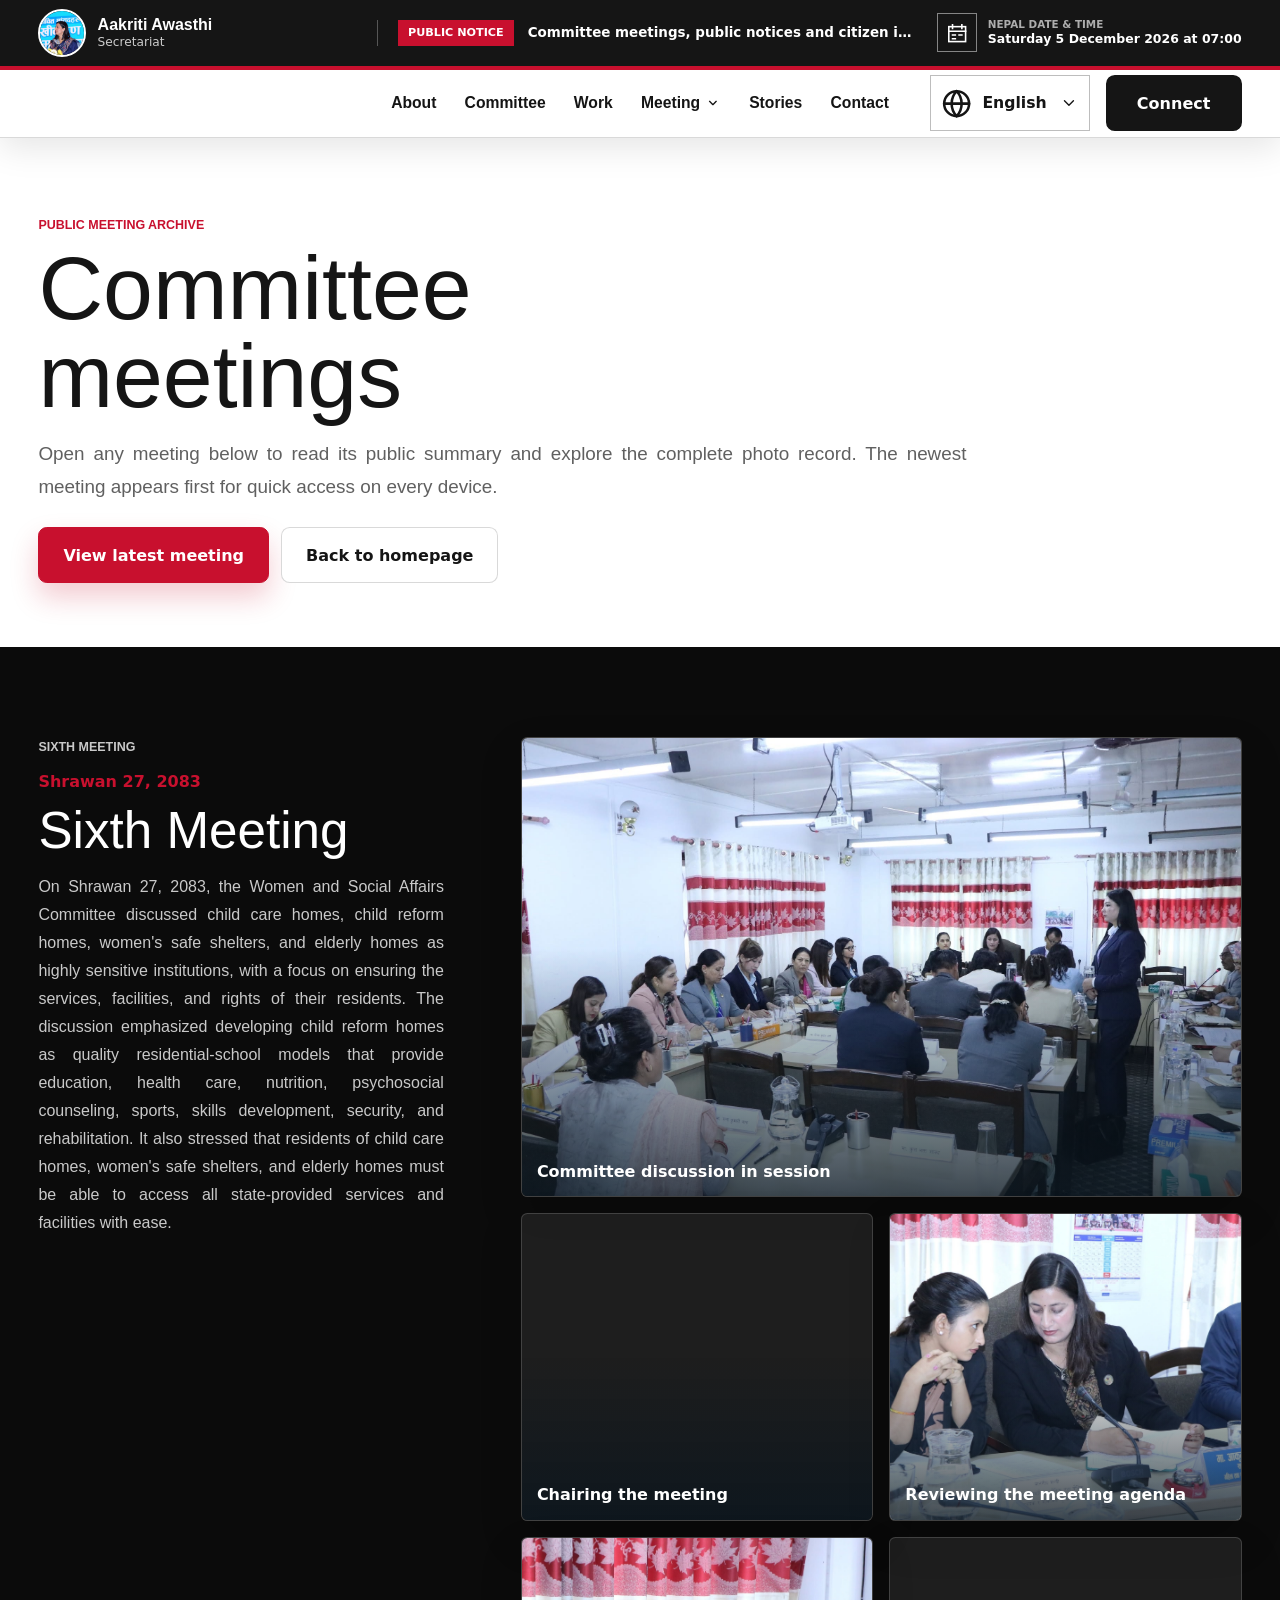
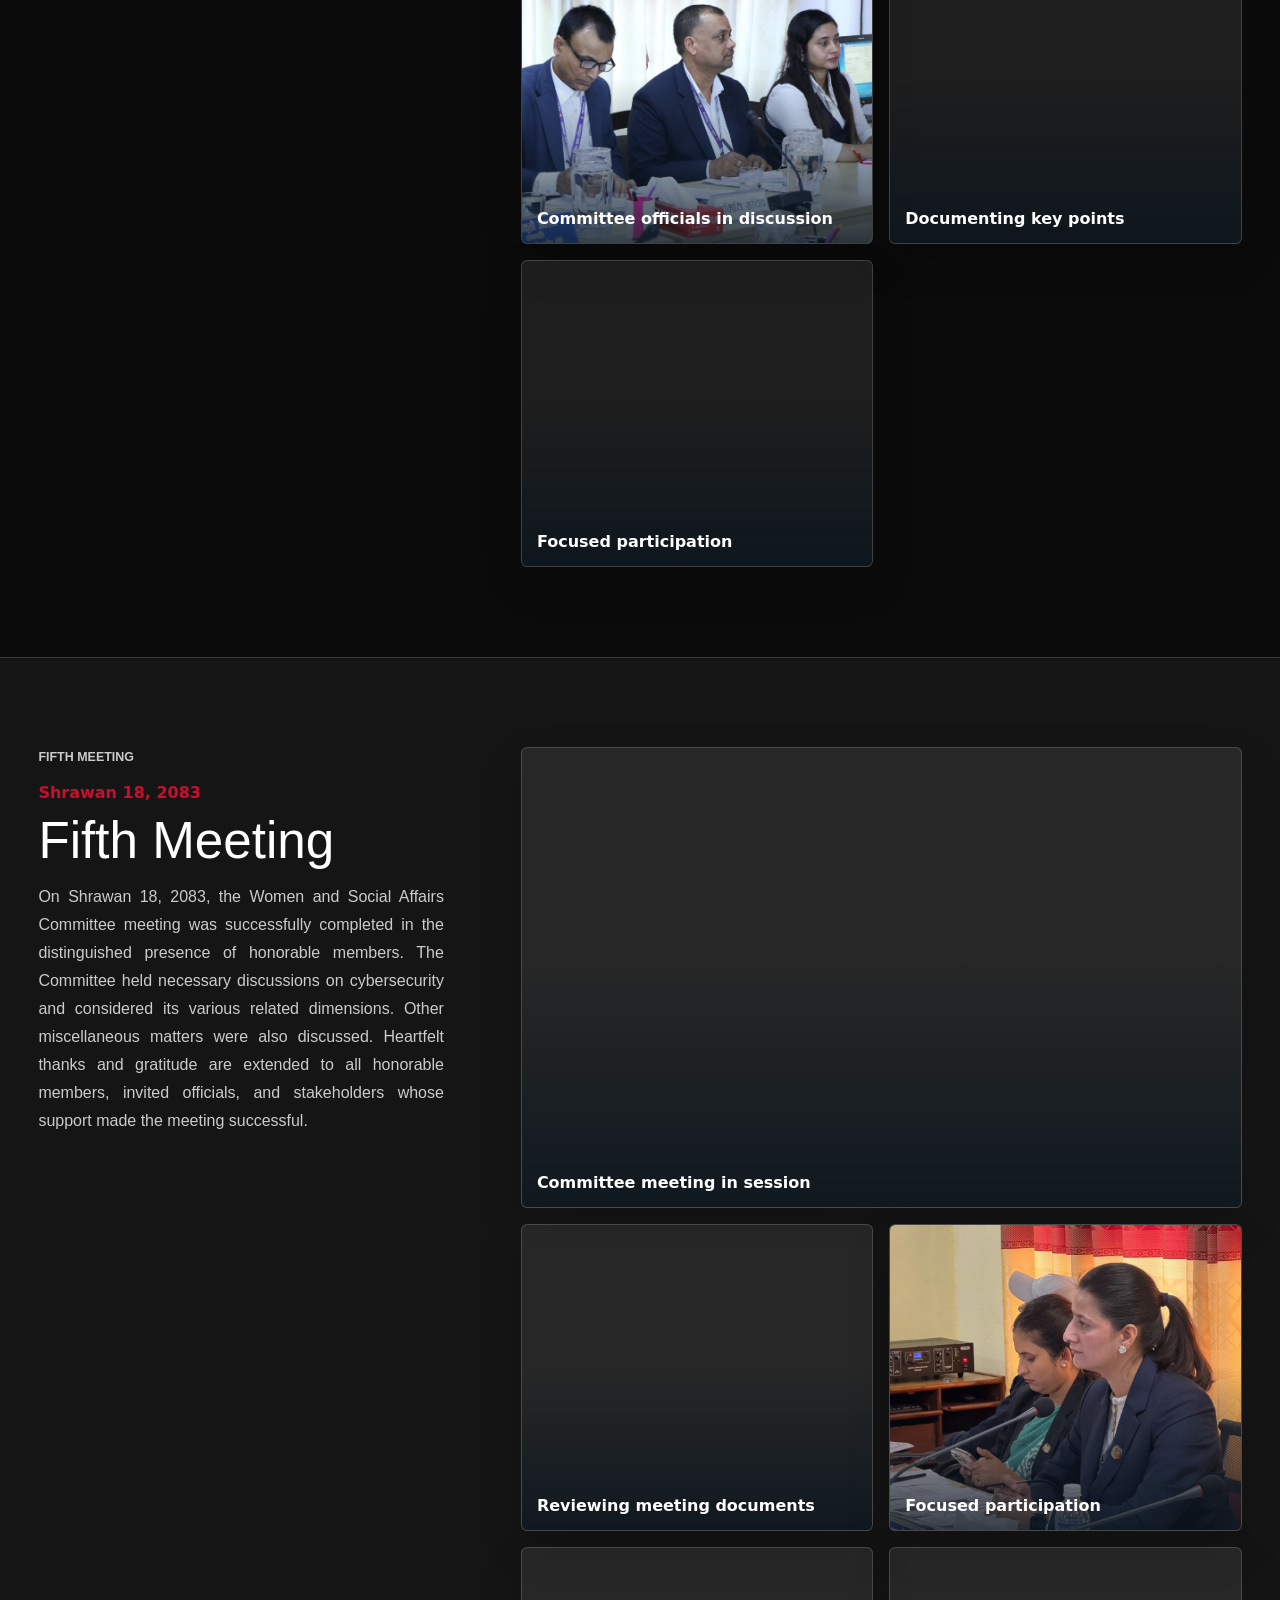
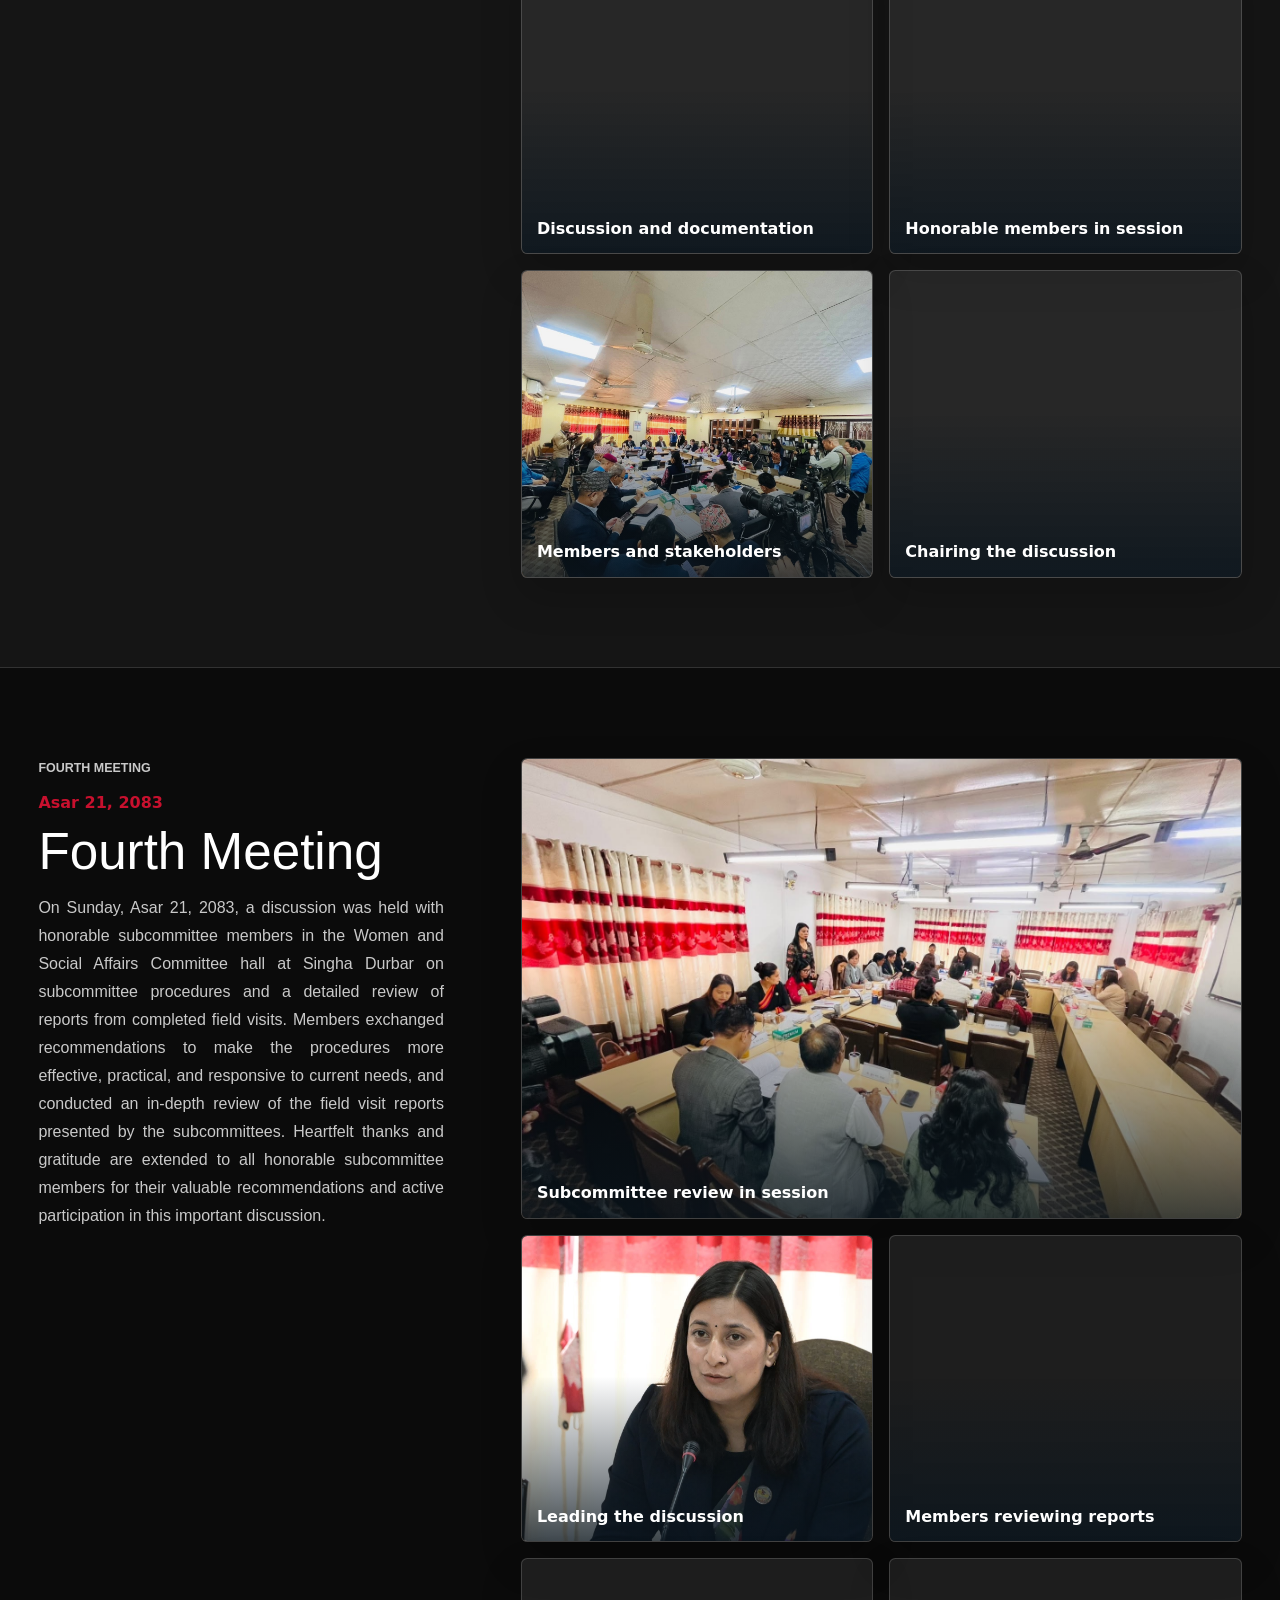
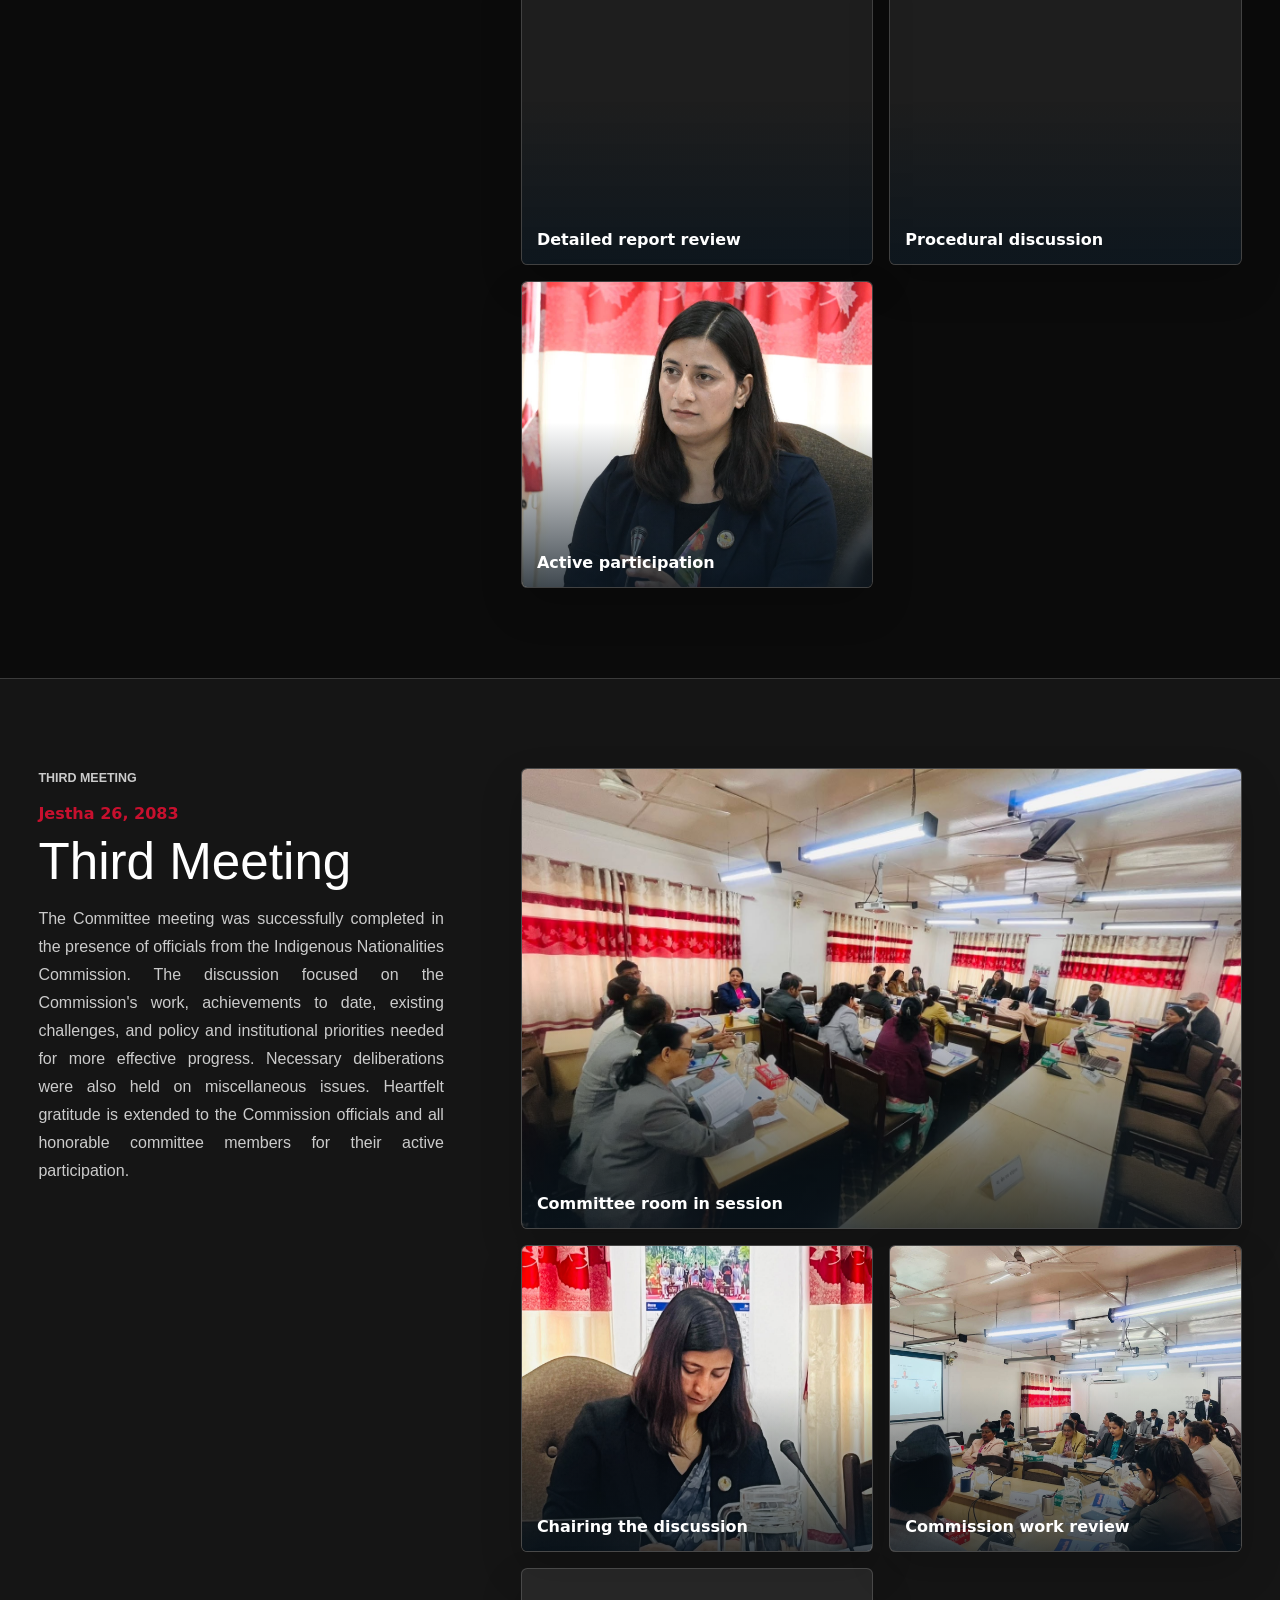
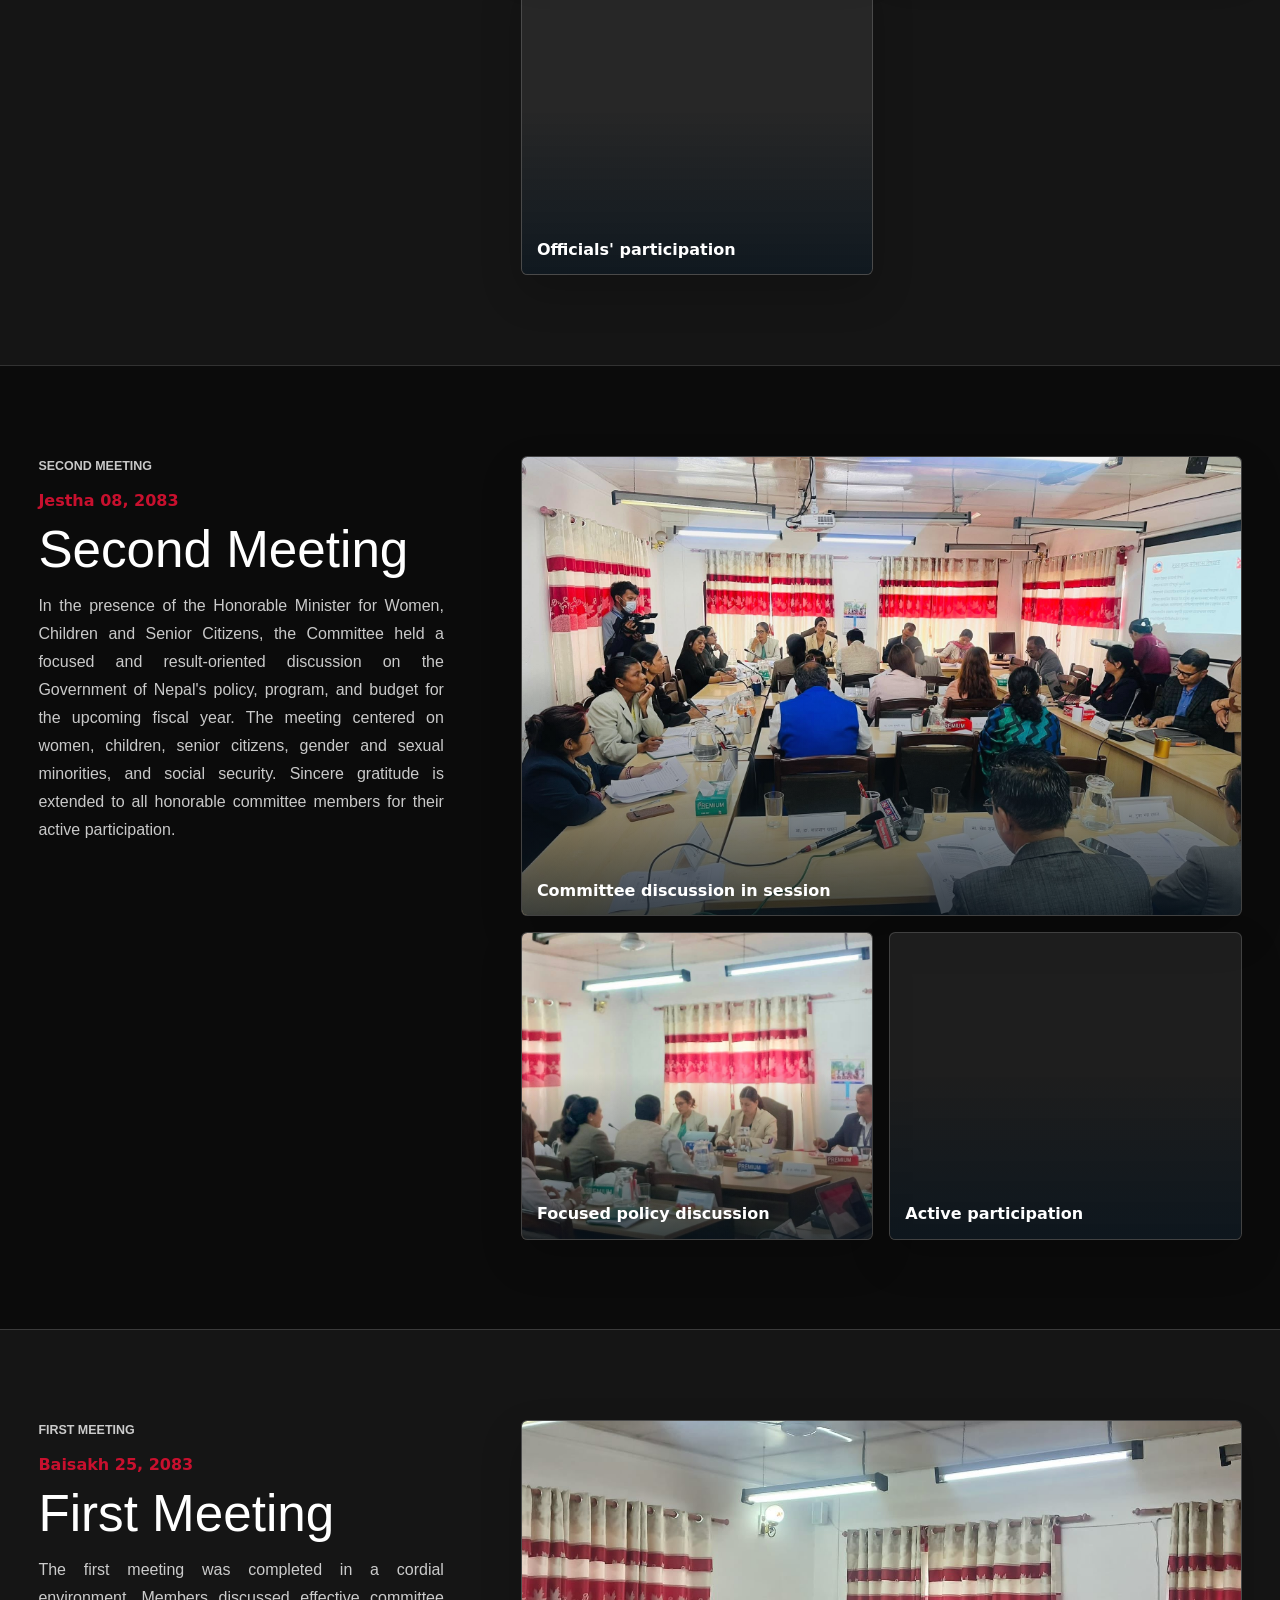
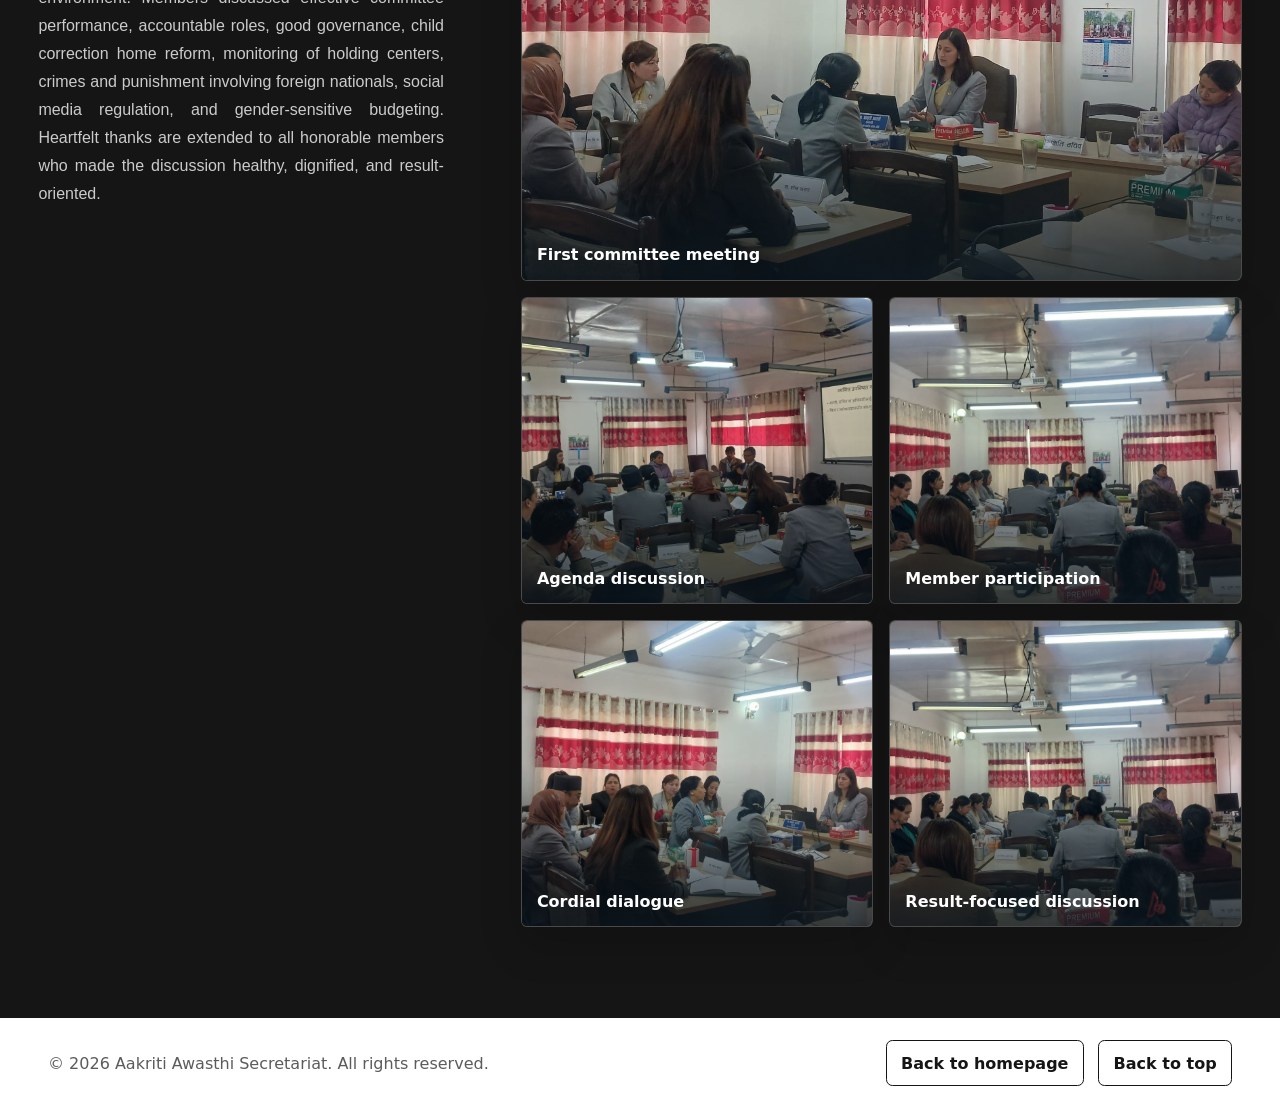
<file: meetings.html>
<!doctype html>
<html lang="en">
  <head>
    <meta charset="utf-8" />
    <meta name="viewport" content="width=device-width, initial-scale=1" />
    <title>Committee Meetings | Aakriti Awasthi Secretariat</title>
    <meta
      name="description"
      content="Meeting details and public photo records from the Women and Social Affairs Committee."
    />
    <link rel="icon" type="image/png" sizes="32x32" href="assets/favicon-32.png" />
    <link rel="icon" type="image/png" sizes="512x512" href="assets/favicon.png" />
    <link rel="apple-touch-icon" href="assets/apple-touch-icon.png" />
    <link rel="stylesheet" href="styles.css?v=20260828-2" />
  </head>
  <body class="meeting-detail-page" id="top">
    <header class="site-header is-scrolled" data-header>
      <div class="header-masthead">
        <a class="brand" href="index.html#home" aria-label="Aakriti Awasthi Secretariat home">
        <span class="brand-mark">
          <img src="assets/profileaakriti.jpg" alt="" />
        </span>
        <span>
          <strong data-en="Aakriti Awasthi" data-ne="आकृती अवस्थी">Aakriti Awasthi</strong>
          <small data-en="Secretariat" data-ne="सचिवालय">Secretariat</small>
        </span>
        </a>

        <div class="header-notice" aria-label="Public information">
          <strong data-en="Public Notice" data-ne="सार्वजनिक सूचना">Public Notice</strong>
          <span
            data-en="Committee meetings, public notices and citizen information"
            data-ne="समितिका बैठक, सार्वजनिक सूचना तथा नागरिक जानकारी"
          >Committee meetings, public notices and citizen information</span>
        </div>

        <div class="header-live">
          <span class="header-live-icon" aria-hidden="true">
            <svg viewBox="0 0 24 24" focusable="false">
              <rect x="3" y="5" width="18" height="16" />
              <path d="M7 3v4M17 3v4M3 10h18M7 14h3M14 14h3M7 18h3" />
            </svg>
          </span>
          <span>
            <small data-en="Nepal date & time" data-ne="नेपाल मिति र समय">Nepal date &amp; time</small>
            <time data-live-date datetime="">Loading date...</time>
          </span>
        </div>
      </div>

      <div class="header-nav-row">

      <nav class="nav-links" id="main-navigation" aria-label="Main navigation">
        <a href="index.html#about" data-en="About" data-ne="परिचय">About</a>
        <a href="index.html#committee" data-en="Committee" data-ne="समिति">Committee</a>
        <a href="index.html#work" data-en="Work" data-ne="काम">Work</a>
        <div class="nav-dropdown" data-meeting-menu>
          <button
            class="nav-dropdown-toggle"
            type="button"
            aria-expanded="false"
            aria-haspopup="menu"
            data-meeting-toggle
          >
            <span data-en="Meeting" data-ne="बैठक">Meeting</span>
            <svg class="nav-dropdown-chevron" viewBox="0 0 24 24" aria-hidden="true">
              <path d="m7 9.5 5 5 5-5" />
            </svg>
          </button>
          <div class="nav-dropdown-panel" role="menu" aria-label="Meeting list">
            <button
              type="button"
              role="menuitem"
              data-meeting-preview
              data-meeting-date="2026-08-12"
              data-title-en="Sixth Meeting"
              data-title-ne="छैटौँ बैठक"
              data-date-en="Sixth Meeting · Shrawan 27, 2083"
              data-date-ne="छैटौँ बैठक · २०८३ श्रावण २७"
              data-summary-en="A focused discussion on rights, services, rehabilitation, and state support for people living in child care homes, child reform homes, women's safe shelters, and elderly homes."
              data-summary-ne="बालगृह, बाल सुधार गृह, महिला सुरक्षित आवास गृह र वृद्धाश्रममा रहने व्यक्तिको अधिकार, सेवा, पुनर्स्थापना तथा राज्यबाट प्राप्त सुविधामाथि केन्द्रित छलफल।"
              data-page="meetings.html?meeting=5#meeting-5"
            >
              <span data-en="Sixth Meeting" data-ne="छैटौँ बैठक">Sixth Meeting</span>
              <small data-en="Shrawan 27, 2083" data-ne="२०८३ श्रावण २७">Shrawan 27, 2083</small>
            </button>
            <button
              type="button"
              role="menuitem"
              data-meeting-preview
              data-meeting-date="2026-08-03"
              data-title-en="Fifth Meeting"
              data-title-ne="पाँचौँ बैठक"
              data-date-en="Fifth Meeting · Shrawan 18, 2083"
              data-date-ne="पाँचौँ बैठक · २०८३ श्रावण १८"
              data-summary-en="A focused committee discussion on cybersecurity, its related dimensions, and other matters of public importance."
              data-summary-ne="साइबर सुरक्षा, यससँग सम्बन्धित विविध पक्ष तथा सार्वजनिक महत्त्वका अन्य विषयमाथि केन्द्रित समिति छलफल।"
              data-page="meetings.html?meeting=4#meeting-4"
            >
              <span data-en="Fifth Meeting" data-ne="पाँचौँ बैठक">Fifth Meeting</span>
              <small data-en="Shrawan 18, 2083" data-ne="२०८३ श्रावण १८">Shrawan 18, 2083</small>
            </button>
            <button
              type="button"
              role="menuitem"
              data-meeting-preview
              data-meeting-date="2026-07-05"
              data-title-en="Fourth Meeting"
              data-title-ne="चौथो बैठक"
              data-date-en="Fourth Meeting · Asar 21, 2083"
              data-date-ne="चौथो बैठक · २०८३ असार २१"
              data-summary-en="A detailed discussion with subcommittee members on improving procedures and reviewing reports from completed field visits."
              data-summary-ne="उपसमितिको कार्यविधिलाई थप प्रभावकारी बनाउने तथा सम्पन्न स्थलगत भ्रमणका प्रतिवेदन समीक्षा गर्ने विषयमा विस्तृत छलफल।"
              data-page="meetings.html?meeting=6#meeting-6"
            >
              <span data-en="Fourth Meeting" data-ne="चौथो बैठक">Fourth Meeting</span>
              <small data-en="Asar 21, 2083" data-ne="२०८३ असार २१">Asar 21, 2083</small>
            </button>
            <button
              type="button"
              role="menuitem"
              data-meeting-preview
              data-meeting-date="2026-05-22"
              data-title-en="Second Meeting"
              data-title-ne="दोस्रो बैठक"
              data-date-en="Second Meeting · Jestha 08, 2083"
              data-date-ne="दोस्रो बैठक · २०८३ जेठ ०८"
              data-summary-en="A focused discussion with the Honorable Minister on the Government's policy, program, budget, and social security priorities."
              data-summary-ne="माननीय मन्त्रीज्यूको उपस्थितिमा नीति तथा कार्यक्रम, बजेट र सामाजिक सुरक्षाका प्राथमिकतामाथि केन्द्रित छलफल।"
              data-page="meetings.html?meeting=1#meeting-1"
            >
              <span data-en="Second Meeting" data-ne="दोस्रो बैठक">Second Meeting</span>
              <small data-en="Jestha 08, 2083" data-ne="२०८३ जेठ ०८">Jestha 08, 2083</small>
            </button>
            <button
              type="button"
              role="menuitem"
              data-meeting-preview
              data-meeting-date="2026-05-08"
              data-title-en="First Meeting"
              data-title-ne="पहिलो बैठक"
              data-date-en="First Meeting · Baisakh 25, 2083"
              data-date-ne="पहिलो बैठक · २०८३ वैशाख २५"
              data-summary-en="Discussion on accountable committee performance, good governance, institutional reform, social media regulation, and gender-sensitive budgeting."
              data-summary-ne="उत्तरदायी समिति कार्यसम्पादन, सुशासन, संस्थागत सुधार, सामाजिक सञ्जाल नियमन र लैङ्गिक संवेदनशील बजेटमाथि छलफल।"
              data-page="meetings.html?meeting=2#meeting-2"
            >
              <span data-en="First Meeting" data-ne="पहिलो बैठक">First Meeting</span>
              <small data-en="Baisakh 25, 2083" data-ne="२०८३ वैशाख २५">Baisakh 25, 2083</small>
            </button>
            <button
              type="button"
              role="menuitem"
              data-meeting-preview
              data-meeting-date="2026-06-09"
              data-title-en="Third Meeting"
              data-title-ne="तेस्रो बैठक"
              data-date-en="Third Meeting · Jestha 26, 2083"
              data-date-ne="तेस्रो बैठक · २०८३ जेठ २६"
              data-summary-en="A result-oriented review of the Commission's work, achievements, challenges, and future policy and institutional priorities."
              data-summary-ne="आयोगको कामकारवाही, उपलब्धि, चुनौती र आगामी नीतिगत तथा संस्थागत प्राथमिकतामाथि परिणाममुखी समीक्षा।"
              data-page="meetings.html?meeting=3#meeting-3"
            >
              <span data-en="Third Meeting" data-ne="तेस्रो बैठक">Third Meeting</span>
              <small data-en="Jestha 26, 2083" data-ne="२०८३ जेठ २६">Jestha 26, 2083</small>
            </button>
          </div>
        </div>
        <a href="index.html#stories" data-en="Stories" data-ne="कथा">Stories</a>
        <a href="index.html#contact" data-en="Contact" data-ne="सम्पर्क">Contact</a>
      </nav>

      <details class="language-switcher" data-lang-current="en">
        <summary class="language-current" aria-label="Choose language">
          <span class="language-icon" aria-hidden="true">
            <svg viewBox="0 0 24 24" focusable="false">
              <circle cx="12" cy="12" r="9" />
              <path d="M3 12h18" />
              <path d="M12 3c2.4 2.55 3.6 5.55 3.6 9S14.4 18.45 12 21" />
              <path d="M12 3C9.6 5.55 8.4 8.4 8.4 12s1.2 6.45 3.6 9" />
            </svg>
          </span>
          <span class="language-current-text" data-en="English" data-ne="नेपाली">English</span>
          <svg class="language-chevron" viewBox="0 0 24 24" aria-hidden="true">
            <path d="m6 9 6 6 6-6" />
          </svg>
        </summary>
        <div class="language-menu" role="group" aria-label="Language options">
          <button class="lang-button is-active" type="button" data-lang-toggle="en" aria-pressed="true">English</button>
          <button class="lang-button" type="button" data-lang-toggle="ne" aria-pressed="false">नेपाली</button>
        </div>
      </details>

      <button
        class="menu-toggle"
        type="button"
        aria-label="Open navigation menu"
        aria-expanded="false"
        aria-controls="main-navigation"
        data-menu-toggle
      >
        <span></span>
        <span></span>
        <span></span>
      </button>

        <a class="header-action" href="index.html#contact" data-en="Connect" data-ne="जोडिनुहोस्">Connect</a>
      </div>
    </header>

    <main class="meeting-detail-main">
      <section class="meeting-detail-hero reveal">
        <p class="eyebrow" data-en="Public meeting archive" data-ne="सार्वजनिक बैठक अभिलेख">Public meeting archive</p>
        <h1 data-en="Committee meetings" data-ne="समितिका बैठकहरू">Committee meetings</h1>
        <p
          data-en="Open any meeting below to read its public summary and explore the complete photo record. The newest meeting appears first for quick access on every device."
          data-ne="तलका कुनै पनि बैठक खोलेर सार्वजनिक विवरण पढ्नुहोस् र सम्पूर्ण फोटो अभिलेख हेर्नुहोस्। सबै उपकरणमा छिटो पहुँचका लागि पछिल्लो बैठक सबैभन्दा पहिले देखिन्छ।"
        >
          Open any meeting below to read its public summary and explore the
          complete photo record. The newest meeting appears first for quick
          access on every device.
        </p>
        <div class="meeting-detail-actions">
          <a class="button primary" href="meetings.html?meeting=5#meeting-5" data-en="View latest meeting" data-ne="पछिल्लो बैठक हेर्नुहोस्">View latest meeting</a>
          <a class="button" href="index.html#meeting" data-en="Back to homepage" data-ne="गृहपृष्ठमा फर्कनुहोस्">Back to homepage</a>
        </div>
      </section>

      <section class="meeting-record" id="meeting-5" data-meeting-record="5" aria-labelledby="meeting-5-title">
        <div class="meeting-record-grid">
          <div class="meeting-record-copy reveal">
            <p class="eyebrow" data-en="Sixth Meeting" data-ne="छैटौँ बैठक">Sixth Meeting</p>
            <time datetime="2026-08-12" data-en="Shrawan 27, 2083" data-ne="२०८३ श्रावण २७">Shrawan 27, 2083</time>
            <h2 id="meeting-5-title" data-en="Sixth Meeting" data-ne="छैटौँ बैठक">Sixth Meeting</h2>
            <p
              data-en="On Shrawan 27, 2083, the Women and Social Affairs Committee discussed child care homes, child reform homes, women's safe shelters, and elderly homes as highly sensitive institutions, with a focus on ensuring the services, facilities, and rights of their residents. The discussion emphasized developing child reform homes as quality residential-school models that provide education, health care, nutrition, psychosocial counseling, sports, skills development, security, and rehabilitation. It also stressed that residents of child care homes, women's safe shelters, and elderly homes must be able to access all state-provided services and facilities with ease."
              data-ne="मिति २०८३/०४/२७ मा महिला तथा सामाजिक मामिला समितिको बैठकमा बालगृह, बाल सुधार गृह, महिला सुरक्षित आवास गृह तथा वृद्धाश्रमलाई संवेदनशील क्षेत्रका रूपमा लिँदै त्यहाँ रहेका व्यक्तिहरूको सेवा, सुविधा र अधिकार सुनिश्चित गर्ने विषयमा छलफल भयो। छलफलमा बाल सुधार गृहलाई शिक्षा, स्वास्थ्य, पोषण, मनोसामाजिक परामर्श, खेलकुद, सीप विकास, सुरक्षा तथा पुनर्स्थापनासहितको राम्रो आवासीय विद्यालयको मोडेलमा विकास गर्नुपर्नेमा जोड दिइयो। साथै बालगृह, महिला सुरक्षित आवास तथा वृद्धाश्रममा रहेका व्यक्तिहरूले राज्यबाट प्राप्त हुने सबै सेवा–सुविधा सहज रूपमा उपभोग गर्न पाउनुपर्ने विषय उठाइयो।"
            >
              The Committee discussed rights, services, safety, and
              rehabilitation for people living in care and protection
              institutions.
            </p>
          </div>
          <div class="meeting-record-gallery reveal">
            <figure class="meeting-photo">
              <img loading="lazy" decoding="async" src="assets/care-protection-meeting-4.jpg" alt="Wide view of the Women and Social Affairs Committee meeting on care and protection institutions" />
              <figcaption data-en="Committee discussion in session" data-ne="समितिको छलफल">Committee discussion in session</figcaption>
            </figure>
            <figure class="meeting-photo">
              <img loading="lazy" decoding="async" src="assets/care-protection-meeting-1.jpg" alt="Aakriti Awasthi leading the committee meeting on care and protection institutions" />
              <figcaption data-en="Chairing the meeting" data-ne="बैठकको अध्यक्षता गर्दै">Chairing the meeting</figcaption>
            </figure>
            <figure class="meeting-photo">
              <img loading="lazy" decoding="async" src="assets/care-protection-meeting-2.jpg" alt="Aakriti Awasthi and a committee member reviewing meeting documents" />
              <figcaption data-en="Reviewing the meeting agenda" data-ne="बैठकको कार्यसूची अध्ययन">Reviewing the meeting agenda</figcaption>
            </figure>
            <figure class="meeting-photo">
              <img loading="lazy" decoding="async" src="assets/care-protection-meeting-3.jpg" alt="Committee officials participating in the discussion" />
              <figcaption data-en="Committee officials in discussion" data-ne="समिति पदाधिकारीहरूको सहभागिता">Committee officials in discussion</figcaption>
            </figure>
            <figure class="meeting-photo">
              <img loading="lazy" decoding="async" src="assets/care-protection-meeting-5.jpg" alt="Committee members documenting key points during the meeting" />
              <figcaption data-en="Documenting key points" data-ne="मुख्य बुँदा अभिलेखीकरण">Documenting key points</figcaption>
            </figure>
            <figure class="meeting-photo">
              <img loading="lazy" decoding="async" src="assets/care-protection-meeting-6.jpg" alt="Aakriti Awasthi and a committee member listening during the meeting" />
              <figcaption data-en="Focused participation" data-ne="केन्द्रित सहभागिता">Focused participation</figcaption>
            </figure>
          </div>
        </div>
      </section>

      <section class="meeting-record" id="meeting-4" data-meeting-record="4" aria-labelledby="meeting-4-title">
        <div class="meeting-record-grid">
          <div class="meeting-record-copy reveal">
            <p class="eyebrow" data-en="Fifth Meeting" data-ne="पाँचौँ बैठक">Fifth Meeting</p>
            <time datetime="2026-08-03" data-en="Shrawan 18, 2083" data-ne="२०८३ श्रावण १८">Shrawan 18, 2083</time>
            <h2 id="meeting-4-title" data-en="Fifth Meeting" data-ne="पाँचौँ बैठक">Fifth Meeting</h2>
            <p
              data-en="On Shrawan 18, 2083, the Women and Social Affairs Committee meeting was successfully completed in the distinguished presence of honorable members. The Committee held necessary discussions on cybersecurity and considered its various related dimensions. Other miscellaneous matters were also discussed. Heartfelt thanks and gratitude are extended to all honorable members, invited officials, and stakeholders whose support made the meeting successful."
              data-ne="आज मिति २०८३ साल श्रावण १८ गते महिला तथा सामाजिक मामिला समितिको बैठक माननीय सदस्यज्यूहरूको गरिमामय उपस्थितिमा सम्पन्न भयो। बैठकमा साइबर सुरक्षा सम्बन्धमा आवश्यक छलफल गरी यस विषयसँग सम्बन्धित विविध पक्षहरूमा विचार–विमर्श गरिएको थियो। साथै, विविध विषयहरूमाथि समेत आवश्यक छलफल सम्पन्न भएको थियो। बैठकलाई सफल बनाउन सहयोग गर्नुहुने सम्पूर्ण माननीय सदस्यज्यूहरू, आमन्त्रित पदाधिकारीहरू तथा सरोकारवाला सबैप्रति हार्दिक धन्यवाद तथा आभार व्यक्त गर्दछौं।"
            >
              The Committee held a focused discussion on cybersecurity, its
              related dimensions, and other matters of public importance.
            </p>
          </div>
          <div class="meeting-record-gallery reveal">
            <figure class="meeting-photo">
              <img loading="lazy" decoding="async" src="assets/cybersecurity-meeting-5.jpg" alt="Wide view of the Women and Social Affairs Committee cybersecurity meeting" />
              <figcaption data-en="Committee meeting in session" data-ne="समिति बैठकको दृश्य">Committee meeting in session</figcaption>
            </figure>
            <figure class="meeting-photo">
              <img loading="lazy" decoding="async" src="assets/cybersecurity-meeting-1.jpg" alt="Aakriti Awasthi reviewing documents during the committee meeting" />
              <figcaption data-en="Reviewing meeting documents" data-ne="बैठकका कागजात अध्ययन गर्दै">Reviewing meeting documents</figcaption>
            </figure>
            <figure class="meeting-photo">
              <img loading="lazy" decoding="async" src="assets/cybersecurity-meeting-2.jpg" alt="Aakriti Awasthi participating in the cybersecurity discussion" />
              <figcaption data-en="Focused participation" data-ne="केन्द्रित सहभागिता">Focused participation</figcaption>
            </figure>
            <figure class="meeting-photo">
              <img loading="lazy" decoding="async" src="assets/cybersecurity-meeting-3.jpg" alt="Committee members taking notes during the cybersecurity meeting" />
              <figcaption data-en="Discussion and documentation" data-ne="छलफल तथा अभिलेखीकरण">Discussion and documentation</figcaption>
            </figure>
            <figure class="meeting-photo">
              <img loading="lazy" decoding="async" src="assets/cybersecurity-meeting-4.jpg" alt="Honorable members attending the committee meeting" />
              <figcaption data-en="Honorable members in session" data-ne="बैठकमा माननीय सदस्यहरू">Honorable members in session</figcaption>
            </figure>
            <figure class="meeting-photo">
              <img loading="lazy" decoding="async" src="assets/cybersecurity-meeting-6.jpg" alt="Members, invited officials, stakeholders, and media attending the meeting" />
              <figcaption data-en="Members and stakeholders" data-ne="सदस्य तथा सरोकारवालाहरू">Members and stakeholders</figcaption>
            </figure>
            <figure class="meeting-photo">
              <img loading="lazy" decoding="async" src="assets/cybersecurity-meeting-7.jpg" alt="Aakriti Awasthi chairing the cybersecurity discussion" />
              <figcaption data-en="Chairing the discussion" data-ne="छलफलको अध्यक्षता">Chairing the discussion</figcaption>
            </figure>
          </div>
        </div>
      </section>

      <section class="meeting-record" id="meeting-6" data-meeting-record="6" aria-labelledby="meeting-6-title">
        <div class="meeting-record-grid">
          <div class="meeting-record-copy reveal">
            <p class="eyebrow" data-en="Fourth Meeting" data-ne="चौथो बैठक">Fourth Meeting</p>
            <time datetime="2026-07-05" data-en="Asar 21, 2083" data-ne="२०८३ असार २१">Asar 21, 2083</time>
            <h2 id="meeting-6-title" data-en="Fourth Meeting" data-ne="चौथो बैठक">Fourth Meeting</h2>
            <p
              data-en="On Sunday, Asar 21, 2083, a discussion was held with honorable subcommittee members in the Women and Social Affairs Committee hall at Singha Durbar on subcommittee procedures and a detailed review of reports from completed field visits. Members exchanged recommendations to make the procedures more effective, practical, and responsive to current needs, and conducted an in-depth review of the field visit reports presented by the subcommittees. Heartfelt thanks and gratitude are extended to all honorable subcommittee members for their valuable recommendations and active participation in this important discussion."
              data-ne="आज मिति २०८३ साल असार २१ गते आइतबार महिला तथा सामाजिक मामिला समितिको सभाकक्ष, सिंहदरबारमा उपसमितिका माननीय सदस्यज्यूहरूसँग कार्यविधि सम्बन्धी छलफल तथा उपसमितिहरूद्वारा सम्पन्न स्थलगत भ्रमणको प्रतिवेदनमाथि विस्तृत समीक्षा एवं छलफल सम्पन्न भएको छ। बैठकमा कार्यविधिलाई थप प्रभावकारी, व्यावहारिक तथा समयानुकूल बनाउने विषयमा आवश्यक सुझाव आदानप्रदान गरिनुका साथै उपसमितिहरूद्वारा प्रस्तुत स्थलगत भ्रमण प्रतिवेदनमाथि गहन छलफल गरिएको थियो। यस महत्त्वपूर्ण छलफलमा सहभागी भई आफ्नो मूल्यवान् सुझाव तथा सक्रिय सहभागिता जनाउनुहुने उपसमितिका सम्पूर्ण माननीय सदस्यज्यूहरूमा हार्दिक धन्यवाद तथा कृतज्ञता व्यक्त गर्दछु।"
            >
              Subcommittee members reviewed working procedures and completed
              field visit reports, sharing practical and timely recommendations.
            </p>
          </div>
          <div class="meeting-record-gallery reveal">
            <figure class="meeting-photo">
              <img loading="lazy" decoding="async" src="assets/subcommittee-review-meeting-4.jpg" alt="Wide view of the subcommittee procedures and field visit report review meeting" />
              <figcaption data-en="Subcommittee review in session" data-ne="उपसमिति समीक्षा बैठक">Subcommittee review in session</figcaption>
            </figure>
            <figure class="meeting-photo">
              <img loading="lazy" decoding="async" src="assets/subcommittee-review-meeting-1.jpg" alt="Aakriti Awasthi leading the subcommittee discussion" />
              <figcaption data-en="Leading the discussion" data-ne="छलफलको नेतृत्व गर्दै">Leading the discussion</figcaption>
            </figure>
            <figure class="meeting-photo">
              <img loading="lazy" decoding="async" src="assets/subcommittee-review-meeting-2.jpg" alt="Subcommittee members reviewing meeting documents" />
              <figcaption data-en="Members reviewing reports" data-ne="प्रतिवेदन समीक्षा गर्दै सदस्यहरू">Members reviewing reports</figcaption>
            </figure>
            <figure class="meeting-photo">
              <img loading="lazy" decoding="async" src="assets/subcommittee-review-meeting-3.jpg" alt="Aakriti Awasthi and committee officials reviewing field visit reports" />
              <figcaption data-en="Detailed report review" data-ne="प्रतिवेदनको विस्तृत समीक्षा">Detailed report review</figcaption>
            </figure>
            <figure class="meeting-photo">
              <img loading="lazy" decoding="async" src="assets/subcommittee-review-meeting-5.jpg" alt="Aakriti Awasthi speaking during the subcommittee meeting" />
              <figcaption data-en="Procedural discussion" data-ne="कार्यविधिसम्बन्धी छलफल">Procedural discussion</figcaption>
            </figure>
            <figure class="meeting-photo">
              <img loading="lazy" decoding="async" src="assets/subcommittee-review-meeting-6.jpg" alt="Aakriti Awasthi listening to recommendations from subcommittee members" />
              <figcaption data-en="Active participation" data-ne="सक्रिय सहभागिता">Active participation</figcaption>
            </figure>
          </div>
        </div>
      </section>

      <section class="meeting-record" id="meeting-1" data-meeting-record="1" aria-labelledby="meeting-1-title">
        <div class="meeting-record-grid">
          <div class="meeting-record-copy reveal">
            <p class="eyebrow" data-en="Second Meeting" data-ne="दोस्रो बैठक">Second Meeting</p>
            <time datetime="2026-05-22" data-en="Jestha 08, 2083" data-ne="२०८३ जेठ ०८">Jestha 08, 2083</time>
            <h2 id="meeting-1-title" data-en="Second Meeting" data-ne="दोस्रो बैठक">Second Meeting</h2>
            <p
              data-en="In the presence of the Honorable Minister for Women, Children and Senior Citizens, the Committee held a focused and result-oriented discussion on the Government of Nepal's policy, program, and budget for the upcoming fiscal year. The meeting centered on women, children, senior citizens, gender and sexual minorities, and social security. Sincere gratitude is extended to all honorable committee members for their active participation."
              data-ne="आज मिति २०८३ जेठ ०८ गते माननीय महिला, बालबालिका तथा ज्येष्ठ नागरिक मन्त्रीज्यूको उपस्थितिमा महिला तथा सामाजिक मामिला समितिको बैठक सफलतापूर्वक सम्पन्न भएको छ। बैठकमा आगामी आर्थिक वर्षको नेपाल सरकारको नीति तथा कार्यक्रम र बजेटका सम्बन्धमा महिला, बालबालिका, ज्येष्ठ नागरिक, लैङ्गिक तथा यौनिक अल्पसंख्यकका सवालहरू र सामाजिक सुरक्षाका विविध विषयहरूमा केन्द्रित भई सघन एवं परिणाममुखी छलफल गरियो। यस महत्त्वपूर्ण बैठकमा सक्रिय सहभागिता जनाउनुहुने सम्पूर्ण माननीय सदस्यज्यूहरूमा हार्दिक कृतज्ञता र धन्यवाद ज्ञापन गर्दछु।"
            >
              In the presence of the Honorable Minister for Women, Children and
              Senior Citizens, the Committee held a focused and result-oriented
              discussion on policy, program, budget, and social security.
            </p>
          </div>
          <div class="meeting-record-gallery reveal">
            <figure class="meeting-photo">
              <img loading="lazy" decoding="async" src="assets/meeting2.jpg" alt="Wide view of the first Women and Social Affairs Committee meeting" />
              <figcaption data-en="Committee discussion in session" data-ne="समिति छलफलको क्षण">Committee discussion in session</figcaption>
            </figure>
            <figure class="meeting-photo">
              <img loading="lazy" decoding="async" src="assets/meeting.jpg" alt="Committee members seated around the meeting table" />
              <figcaption data-en="Focused policy discussion" data-ne="नीति तथा कार्यक्रममाथि छलफल">Focused policy discussion</figcaption>
            </figure>
            <figure class="meeting-photo">
              <img loading="lazy" decoding="async" src="assets/meeting1.jpg" alt="Members participating in the first committee meeting" />
              <figcaption data-en="Active participation" data-ne="सक्रिय सहभागिता">Active participation</figcaption>
            </figure>
          </div>
        </div>
      </section>

      <section class="meeting-record" id="meeting-2" data-meeting-record="2" aria-labelledby="meeting-2-title">
        <div class="meeting-record-grid">
          <div class="meeting-record-copy reveal">
            <p class="eyebrow" data-en="First Meeting" data-ne="पहिलो बैठक">First Meeting</p>
            <time datetime="2026-05-08" data-en="Baisakh 25, 2083" data-ne="२०८३ वैशाख २५">Baisakh 25, 2083</time>
            <h2 id="meeting-2-title" data-en="First Meeting" data-ne="पहिलो बैठक">First Meeting</h2>
            <p
              data-en="The first meeting was completed in a cordial environment. Members discussed effective committee performance, accountable roles, good governance, child correction home reform, monitoring of holding centers, crimes and punishment involving foreign nationals, social media regulation, and gender-sensitive budgeting. Heartfelt thanks are extended to all honorable members who made the discussion healthy, dignified, and result-oriented."
              data-ne="आज मिति २०८३/०१/२५ गते महिला तथा सामाजिक मामिला समितिको पहिलो बैठक सौहार्दपूर्ण वातावरणमा सम्पन्न भएको छ। बैठकमा समितिको प्रभावकारी कार्यसम्पादन, उत्तरदायी भूमिका, सुशासन प्रवर्द्धन, बाल सुधार गृह सुधार, सुकुम्बासी होल्डिङ सेन्टरको अनुगमन, विदेशी नागरिकले गर्ने अपराध र सजाय, सामाजिक सञ्जालको नियमन तथा लैङ्गिक संवेदनशील बजेटजस्ता महत्वपूर्ण एजेन्डामा विचार विमर्श भयो। छलफललाई स्वस्थ, मर्यादित र परिणाममुखी बनाउन सहयोग गर्नुहुने सम्पूर्ण माननीय सदस्यज्यूहरूमा हार्दिक धन्यवाद।"
            >
              The first meeting was completed in a cordial environment with
              discussion on accountable performance, good governance,
              institutional reform, regulation, and gender-sensitive budgeting.
            </p>
          </div>
          <div class="meeting-record-gallery reveal">
            <figure class="meeting-photo">
              <img loading="lazy" decoding="async" src="assets/fmeeting.jpg" alt="Second committee meeting in session" />
              <figcaption data-en="First committee meeting" data-ne="पहिलो समिति बैठक">First committee meeting</figcaption>
            </figure>
            <figure class="meeting-photo">
              <img loading="lazy" decoding="async" src="assets/fmeeting1.jpg" alt="Committee members discussing agenda items" />
              <figcaption data-en="Agenda discussion" data-ne="एजेन्डामाथि छलफल">Agenda discussion</figcaption>
            </figure>
            <figure class="meeting-photo">
              <img loading="lazy" decoding="async" src="assets/fmeeting2.jpg" alt="Members seated around the committee room" />
              <figcaption data-en="Member participation" data-ne="सदस्य सहभागिता">Member participation</figcaption>
            </figure>
            <figure class="meeting-photo">
              <img loading="lazy" decoding="async" src="assets/fmeeting3.jpg" alt="Members participating in the second meeting" />
              <figcaption data-en="Cordial dialogue" data-ne="सौहार्दपूर्ण संवाद">Cordial dialogue</figcaption>
            </figure>
            <figure class="meeting-photo">
              <img loading="lazy" decoding="async" src="assets/fmeeting4.jpg" alt="Wide view of the second committee meeting" />
              <figcaption data-en="Result-focused discussion" data-ne="परिणाममुखी छलफल">Result-focused discussion</figcaption>
            </figure>
          </div>
        </div>
      </section>

      <section class="meeting-record" id="meeting-3" data-meeting-record="3" aria-labelledby="meeting-3-title">
        <div class="meeting-record-grid">
          <div class="meeting-record-copy reveal">
            <p class="eyebrow" data-en="Third Meeting" data-ne="तेस्रो बैठक">Third Meeting</p>
            <time datetime="2026-06-09" data-en="Jestha 26, 2083" data-ne="२०८३ जेठ २६">Jestha 26, 2083</time>
            <h2 id="meeting-3-title" data-en="Third Meeting" data-ne="तेस्रो बैठक">Third Meeting</h2>
            <p
              data-en="The Committee meeting was successfully completed in the presence of officials from the Indigenous Nationalities Commission. The discussion focused on the Commission's work, achievements to date, existing challenges, and policy and institutional priorities needed for more effective progress. Necessary deliberations were also held on miscellaneous issues. Heartfelt gratitude is extended to the Commission officials and all honorable committee members for their active participation."
              data-ne="आज मिति २०८३ जेठ २६ गते मंगलबार आदिवासी जनजाति आयोगका पदाधिकारीज्यूहरूको उपस्थितिमा महिला तथा सामाजिक मामिला समितिको बैठक सफलतापूर्वक सम्पन्न भएको छ। बैठकमा आयोगको कामकारवाही, हालसम्म सम्पादन भएका कार्य, विद्यमान चुनौती तथा आगामी दिनमा प्रभावकारी रूपमा अगाडि बढ्न आवश्यक नीतिगत र संस्थागत विषयमा सघन एवं परिणाममुखी छलफल गरियो। विविध विषयमा समेत विचार–विमर्श भयो। सक्रिय सहभागिता जनाउनुहुने आयोगका पदाधिकारीज्यूहरू तथा सम्पूर्ण माननीय सदस्यज्यूहरूमा हार्दिक कृतज्ञता र धन्यवाद।"
            >
              The Committee held a result-oriented review of the Indigenous
              Nationalities Commission's work, achievements, challenges, and
              future policy and institutional priorities.
            </p>
          </div>
          <div class="meeting-record-gallery reveal">
            <figure class="meeting-photo">
              <img loading="lazy" decoding="async" src="assets/indigenous-meeting-wide.jpg" alt="Wide view of the committee meeting with Indigenous Nationalities Commission officials" />
              <figcaption data-en="Committee room in session" data-ne="बैठक कक्षको दृश्य">Committee room in session</figcaption>
            </figure>
            <figure class="meeting-photo">
              <img loading="lazy" decoding="async" src="assets/indigenous-meeting-chair.jpg" alt="Aakriti Awasthi chairing the committee meeting" />
              <figcaption data-en="Chairing the discussion" data-ne="छलफलको अध्यक्षता">Chairing the discussion</figcaption>
            </figure>
            <figure class="meeting-photo">
              <img loading="lazy" decoding="async" src="assets/indigenous-meeting-discussion.jpg" alt="Members and officials reviewing Commission work" />
              <figcaption data-en="Commission work review" data-ne="आयोगको कामकारवाही समीक्षा">Commission work review</figcaption>
            </figure>
            <figure class="meeting-photo">
              <img loading="lazy" decoding="async" src="assets/indigenous-meeting-officials.jpg" alt="Officials and committee members participating in the meeting" />
              <figcaption data-en="Officials' participation" data-ne="पदाधिकारीहरूको सहभागिता">Officials' participation</figcaption>
            </figure>
          </div>
        </div>
      </section>
    </main>

    <div class="meeting-preview-modal" data-meeting-preview-modal aria-hidden="true">
      <button class="meeting-preview-backdrop" type="button" data-meeting-preview-close aria-label="Close meeting preview"></button>
      <article class="meeting-preview-panel" role="dialog" aria-modal="true" aria-labelledby="meeting-preview-title">
        <button class="meeting-preview-close" type="button" data-meeting-preview-close aria-label="Close meeting preview">×</button>
        <p class="eyebrow meeting-preview-date" data-meeting-preview-date>Meeting details</p>
        <h2 id="meeting-preview-title" data-meeting-preview-title>Meeting</h2>
        <p class="meeting-preview-summary" data-meeting-preview-summary></p>
        <a class="button meeting-preview-link" href="meetings.html?meeting=1#meeting-1" data-meeting-preview-link data-en="View meeting" data-ne="बैठक हेर्नुहोस्">View meeting</a>
      </article>
    </div>

    <div class="photo-lightbox" data-lightbox aria-hidden="true" role="dialog" aria-modal="true" aria-label="Meeting photo viewer">
      <button class="lightbox-close" type="button" data-lightbox-close aria-label="Close photo viewer">×</button>
      <button class="lightbox-arrow lightbox-prev" type="button" data-lightbox-prev aria-label="Previous meeting photo">‹</button>
      <figure class="lightbox-frame">
        <img data-lightbox-image src="assets/meeting2.jpg" alt="" />
        <figcaption data-lightbox-caption></figcaption>
      </figure>
      <button class="lightbox-arrow lightbox-next" type="button" data-lightbox-next aria-label="Next meeting photo">›</button>
    </div>

    <footer class="site-footer">
      <p data-en="© 2026 Aakriti Awasthi Secretariat. All rights reserved." data-ne="© २०२६ आकृती अवस्थी सचिवालय। सर्वाधिकार सुरक्षित।">© 2026 Aakriti Awasthi Secretariat. All rights reserved.</p>
      <div class="footer-actions">
        <a href="index.html#home" data-en="Back to homepage" data-ne="गृहपृष्ठमा फर्कनुहोस्">Back to homepage</a>
        <a href="#top" data-en="Back to top" data-ne="माथि जानुहोस्">Back to top</a>
      </div>
    </footer>

    <script src="script.js?v=20260827-1"></script>
  </body>
</html>
</file>
<file: styles.css>
:root {
  --ink: #14212b;
  --muted: #607180;
  --paper: #f8faf7;
  --surface: #ffffff;
  --line: #dce6e2;
  --teal: #0f766e;
  --blue: #2563eb;
  --rose: #d9467c;
  --gold: #d69b1d;
  --shadow: 0 18px 50px rgba(20, 33, 43, 0.12);
  --link-hover-bg: #0f766e;
  --link-hover-ink: #ffffff;
  --link-hover-shadow: 0 10px 22px rgba(15, 118, 110, 0.18);
}

* {
  box-sizing: border-box;
}

html {
  scroll-behavior: smooth;
}

body {
  margin: 0;
  color: var(--ink);
  background:
    radial-gradient(circle at top left, rgba(15, 118, 110, 0.09), transparent 28rem),
    linear-gradient(180deg, #ffffff 0%, var(--paper) 44%, #edf7f2 100%);
  font-family: Inter, "Noto Sans Devanagari", system-ui, -apple-system, BlinkMacSystemFont, "Segoe UI", sans-serif;
}

img {
  display: block;
  max-width: 100%;
}

a {
  color: inherit;
  text-decoration: none;
}

.site-header {
  position: fixed;
  top: 0;
  left: 0;
  right: 0;
  z-index: 20;
  display: flex;
  align-items: center;
  justify-content: space-between;
  gap: 1rem;
  padding: 1rem clamp(1rem, 4vw, 3rem);
  color: #ffffff;
  transition: background 220ms ease, color 220ms ease, box-shadow 220ms ease;
}

.site-header.is-scrolled {
  color: var(--ink);
  background: rgba(255, 255, 255, 0.92);
  box-shadow: 0 10px 35px rgba(20, 33, 43, 0.08);
  backdrop-filter: blur(16px);
}

.brand {
  display: inline-flex;
  align-items: center;
  gap: 0.7rem;
  min-width: 0;
}

.brand-mark {
  display: grid;
  width: 2.7rem;
  height: 2.7rem;
  place-items: center;
  border-radius: 50%;
  background: linear-gradient(135deg, var(--teal), var(--blue));
  overflow: hidden;
  box-shadow: 0 10px 24px rgba(37, 99, 235, 0.24);
}

.brand-mark img {
  width: 100%;
  height: 100%;
  object-fit: cover;
  object-position: center;
}

.brand strong,
.brand small {
  display: block;
  line-height: 1.1;
}

.brand strong {
  font-size: 0.96rem;
}

.brand small {
  margin-top: 0.18rem;
  opacity: 0.78;
  font-size: 0.78rem;
}

.nav-links {
  display: flex;
  align-items: center;
  gap: clamp(0.25rem, 1vw, 0.65rem);
  color: inherit;
  font-weight: 700;
  font-size: 0.92rem;
}

.nav-links a {
  display: inline-flex;
  align-items: center;
  min-height: 2.24rem;
  border-radius: 0.46rem;
  padding: 0.48rem 0.66rem;
}

.nav-dropdown {
  position: relative;
  display: inline-flex;
}

.nav-dropdown-toggle {
  display: inline-flex;
  align-items: center;
  min-height: 2.24rem;
  gap: 0.3rem;
  padding: 0.48rem 0.66rem;
  border: 0;
  border-radius: 0.46rem;
  color: inherit;
  background: transparent;
  font: inherit;
  cursor: pointer;
  transition: background 180ms ease, color 180ms ease, box-shadow 180ms ease;
}

.nav-dropdown-toggle:hover,
.nav-dropdown-toggle:focus-visible,
.nav-dropdown.is-open .nav-dropdown-toggle {
  color: var(--link-hover-ink);
  background: var(--link-hover-bg);
  box-shadow: var(--link-hover-shadow);
}

.nav-dropdown-toggle:focus-visible {
  outline: 3px solid rgba(132, 240, 223, 0.45);
  outline-offset: 2px;
}

.nav-dropdown-chevron {
  width: 1rem;
  height: 1rem;
  fill: none;
  stroke: currentColor;
  stroke-width: 2;
  stroke-linecap: round;
  stroke-linejoin: round;
  transition: transform 180ms ease;
}

.nav-dropdown.is-open .nav-dropdown-chevron {
  transform: rotate(180deg);
}

.nav-dropdown-panel {
  position: absolute;
  top: calc(100% + 0.7rem);
  left: 50%;
  z-index: 45;
  display: grid;
  width: 17rem;
  gap: 0.3rem;
  padding: 0.45rem;
  border: 1px solid rgba(20, 33, 43, 0.12);
  border-radius: 0.8rem;
  color: var(--ink);
  background: rgba(255, 255, 255, 0.98);
  box-shadow: 0 22px 55px rgba(20, 33, 43, 0.2);
  opacity: 0;
  visibility: hidden;
  pointer-events: none;
  transform: translate(-50%, -0.35rem);
  transition: opacity 160ms ease, transform 160ms ease, visibility 160ms ease;
}

.nav-dropdown.is-open .nav-dropdown-panel {
  opacity: 1;
  visibility: visible;
  pointer-events: auto;
  transform: translate(-50%, 0);
}

.nav-dropdown-panel button {
  display: grid;
  width: 100%;
  gap: 0.12rem;
  padding: 0.75rem 0.8rem;
  border: 0;
  border-radius: 0.55rem;
  color: var(--ink);
  background: transparent;
  font: inherit;
  text-align: left;
  cursor: pointer;
  transition: background 160ms ease, color 160ms ease;
}

.nav-dropdown-panel button:hover,
.nav-dropdown-panel button:focus-visible {
  color: #ffffff;
  background: var(--teal);
}

.nav-dropdown-panel button:focus-visible {
  outline: 3px solid rgba(37, 99, 235, 0.24);
  outline-offset: 1px;
}

.nav-dropdown-panel span {
  font-size: 0.9rem;
  font-weight: 850;
}

.nav-dropdown-panel small {
  color: inherit;
  font-size: 0.74rem;
  font-weight: 650;
  opacity: 0.72;
}

.menu-toggle {
  display: none;
}

.nav-links a,
.lang-button,
.header-action,
.button,
.info-card a,
.update-card a,
.site-footer a,
.profile-link,
.reel-link {
  transition: background 180ms ease, color 180ms ease, border-color 180ms ease, box-shadow 180ms ease, border-radius 180ms ease;
}

.nav-links a:hover,
.nav-links a:focus-visible,
.info-card a:hover,
.info-card a:focus-visible,
.update-card a:hover,
.update-card a:focus-visible,
.site-footer a:hover,
.site-footer a:focus-visible {
  color: var(--link-hover-ink);
  background: var(--link-hover-bg);
  box-shadow: var(--link-hover-shadow);
}

.nav-links a:focus-visible,
.info-card a:focus-visible,
.update-card a:focus-visible,
.site-footer a:focus-visible {
  outline: 3px solid rgba(132, 240, 223, 0.45);
  outline-offset: 2px;
}

.lang-button:hover {
  color: var(--link-hover-ink);
  background: var(--link-hover-bg);
}

.language-switcher {
  position: relative;
  z-index: 35;
  display: inline-block;
  width: 10rem;
  color: var(--ink);
}

.language-current {
  display: inline-flex;
  align-items: center;
  width: 100%;
  min-height: 3.05rem;
  gap: 0.58rem;
  padding: 0.42rem 0.7rem 0.42rem 0.58rem;
  border: 1.5px solid rgba(20, 33, 43, 0.9);
  border-radius: 999px;
  color: var(--ink);
  background: rgba(255, 255, 255, 0.96);
  box-shadow: 0 14px 34px rgba(10, 21, 30, 0.2);
  cursor: pointer;
  font-weight: 900;
  transition: transform 180ms ease, background 180ms ease, color 180ms ease, border-color 180ms ease, box-shadow 180ms ease;
  list-style: none;
}

.language-current::-webkit-details-marker {
  display: none;
}

.language-current:hover,
.language-switcher[open] .language-current {
  color: #ffffff;
  border-color: #454650;
  background: #454650;
  box-shadow: 0 18px 42px rgba(10, 21, 30, 0.28);
  transform: translateY(-1px);
}

.language-icon {
  display: grid;
  flex: 0 0 auto;
  width: 2.08rem;
  height: 2.08rem;
  place-items: center;
}

.language-icon svg,
.language-chevron {
  display: block;
  fill: none;
  stroke: currentColor;
  stroke-width: 1.85;
  stroke-linecap: round;
  stroke-linejoin: round;
}

.language-icon svg {
  width: 100%;
  height: 100%;
}

.language-current-text {
  min-width: 0;
  flex: 1;
  white-space: nowrap;
  font-size: 0.98rem;
  line-height: 1;
}

.language-chevron {
  flex: 0 0 auto;
  width: 1.12rem;
  height: 1.12rem;
  transition: transform 180ms ease;
}

.language-switcher[open] .language-chevron {
  transform: rotate(180deg);
}

.language-menu {
  position: absolute;
  top: calc(100% + 0.48rem);
  right: 0;
  display: grid;
  min-width: 100%;
  gap: 0.25rem;
  padding: 0.36rem;
  border: 1px solid rgba(20, 33, 43, 0.12);
  border-radius: 1rem;
  color: var(--ink);
  background: rgba(255, 255, 255, 0.98);
  box-shadow: 0 20px 46px rgba(10, 21, 30, 0.24);
  opacity: 0;
  pointer-events: none;
  transform: translateY(-0.3rem);
  transition: opacity 180ms ease, transform 180ms ease;
  backdrop-filter: blur(18px);
}

.language-switcher[open] .language-menu {
  opacity: 1;
  pointer-events: auto;
  transform: translateY(0);
}

.lang-button {
  position: relative;
  display: flex;
  align-items: center;
  justify-content: flex-start;
  width: 100%;
  min-height: 2.42rem;
  border: 0;
  border-radius: 0.72rem;
  padding: 0.56rem 0.78rem;
  color: var(--ink);
  background: transparent;
  cursor: pointer;
  font: inherit;
  font-size: 0.9rem;
  font-weight: 850;
  text-align: left;
}

.lang-button:hover,
.lang-button:focus-visible {
  color: var(--link-hover-ink);
  background: var(--link-hover-bg);
}

.lang-button.is-active {
  color: #ffffff;
  background: #454650;
}

.lang-button.is-active::after {
  content: "";
  width: 0.45rem;
  height: 0.45rem;
  margin-left: auto;
  border-radius: 50%;
  background: #84f0df;
}

.lang-button:focus-visible,
.language-current:focus-visible {
  outline: 3px solid rgba(132, 240, 223, 0.62);
  outline-offset: 3px;
}

.is-scrolled .language-current {
  border-color: rgba(20, 33, 43, 0.26);
  background: rgba(255, 255, 255, 0.98);
  box-shadow: 0 12px 32px rgba(20, 33, 43, 0.1);
}

.is-scrolled .language-current:hover,
.is-scrolled .language-switcher[open] .language-current {
  color: #ffffff;
  border-color: #454650;
  background: #454650;
}

.header-action,
.button {
  display: inline-flex;
  align-items: center;
  justify-content: center;
  min-height: 2.8rem;
  border-radius: 999px;
  padding: 0.75rem 1.15rem;
  font-weight: 800;
  white-space: nowrap;
}

.header-action:hover,
.header-action:focus-visible,
.button:hover,
.button:focus-visible {
  border-radius: 0.58rem;
  color: var(--link-hover-ink);
  background: var(--link-hover-bg);
  border-color: var(--link-hover-bg);
  box-shadow: var(--link-hover-shadow);
}

.header-action {
  background: rgba(255, 255, 255, 0.18);
  border: 1px solid rgba(255, 255, 255, 0.28);
}

.is-scrolled .header-action {
  color: #ffffff;
  background: var(--teal);
  border-color: var(--teal);
}

.hero {
  position: relative;
  min-height: 86svh;
  display: grid;
  align-items: end;
  overflow: hidden;
  padding: 8rem clamp(1rem, 5vw, 5rem) 4.3rem;
  color: #ffffff;
}

.hero-image,
.hero-shade {
  position: absolute;
  inset: 0;
  width: 100%;
  height: 100%;
}

.hero-image {
  object-fit: cover;
  object-position: 58% 12%;
}

.hero-shade {
  background:
    linear-gradient(90deg, rgba(10, 21, 30, 0.88), rgba(10, 21, 30, 0.46) 48%, rgba(10, 21, 30, 0.18)),
    linear-gradient(180deg, rgba(10, 21, 30, 0.16), rgba(10, 21, 30, 0.78));
}

.hero-content {
  position: relative;
  z-index: 3;
  max-width: 800px;
}

.hero-nepal-flag {
  position: absolute;
  top: clamp(6.1rem, 10vw, 8.2rem);
  right: clamp(1.15rem, 5vw, 5rem);
  z-index: 2;
  display: grid;
  align-items: start;
  width: clamp(3rem, 4.5vw, 4.5rem);
  opacity: 0.9;
  filter: drop-shadow(0 10px 18px rgba(0, 0, 0, 0.22));
  pointer-events: none;
}

.nepal-flag-svg {
  width: 100%;
  height: auto;
  overflow: visible;
  transform-origin: 9% 50%;
  animation: nepal-flag-wave 3.8s ease-in-out infinite;
  will-change: transform;
}

.nepal-flag-edge {
  fill: none;
  stroke: #003893;
  stroke-width: 4;
  stroke-linejoin: round;
  pointer-events: none;
}

@keyframes nepal-flag-wave {
  0%,
  100% {
    transform: perspective(420px) rotateY(-3deg) skewY(-0.35deg) scaleX(0.99);
  }

  35% {
    transform: perspective(420px) rotateY(7deg) skewY(0.55deg) scaleX(0.965);
  }

  68% {
    transform: perspective(420px) rotateY(-5deg) skewY(-0.2deg) scaleX(1);
  }
}

.flag-cloth {
  transform-origin: 4px 44px;
}

.flag-panel {
  fill: #dc143c;
  stroke: #003893;
  stroke-width: 3.8;
  stroke-linejoin: round;
  vector-effect: non-scaling-stroke;
}

.flag-moon-mark,
.flag-sunburst {
  fill: #ffffff;
}

.hero-text {
  min-width: 0;
}

.eyebrow {
  margin: 0 0 0.85rem;
  color: var(--teal);
  font-size: 0.78rem;
  font-weight: 800;
  letter-spacing: 0.08em;
  text-transform: uppercase;
}

.hero .eyebrow,
.contact-band .eyebrow {
  color: #84f0df;
}

h1,
h2,
h3,
p {
  margin-top: 0;
}

h1 {
  max-width: 11ch;
  margin-bottom: 1rem;
  font-size: clamp(2.6rem, 8vw, 6.8rem);
  line-height: 0.95;
  letter-spacing: 0;
}

.devanagari {
  display: block;
  margin-top: 0.45rem;
  font-family: "Noto Sans Devanagari", Inter, sans-serif;
  font-size: clamp(1.65rem, 4vw, 3.2rem);
  line-height: 1.1;
}

.hero-copy {
  max-width: 680px;
  margin-bottom: 1.6rem;
  color: rgba(255, 255, 255, 0.88);
  font-size: clamp(1rem, 2vw, 1.22rem);
  line-height: 1.7;
}

.hero-actions {
  display: flex;
  flex-wrap: wrap;
  gap: 0.85rem;
}

.button.primary {
  color: #ffffff;
  background: var(--teal);
  box-shadow: 0 16px 28px rgba(15, 118, 110, 0.28);
}

.button.ghost {
  border: 1px solid rgba(255, 255, 255, 0.38);
  background: rgba(255, 255, 255, 0.12);
}

.quick-strip {
  width: min(1480px, calc(100% - clamp(2rem, 6vw, 7rem)));
  margin: -2.25rem auto 0;
  position: relative;
  z-index: 4;
  display: grid;
  grid-template-columns: repeat(4, 1fr);
  overflow: hidden;
  border: 1px solid rgba(220, 230, 226, 0.86);
  border-radius: 0.5rem;
  background: rgba(255, 255, 255, 0.92);
  box-shadow: var(--shadow);
  backdrop-filter: blur(14px);
}

.quick-strip article {
  padding: 1.35rem;
  border-right: 1px solid var(--line);
}

.quick-strip article:last-child {
  border-right: 0;
}

.stat {
  display: block;
  color: var(--blue);
  font-size: clamp(1.55rem, 3vw, 2.25rem);
  font-weight: 800;
  line-height: 1;
}

.quick-strip p {
  margin: 0.45rem 0 0;
  color: var(--muted);
  font-size: 0.9rem;
  font-weight: 700;
}

.section {
  width: min(1480px, calc(100% - clamp(2rem, 6vw, 7rem)));
  margin: 0 auto;
  padding: clamp(4rem, 8vw, 6.4rem) 0;
}

.split {
  display: grid;
  grid-template-columns: 0.9fr 1.1fr;
  gap: clamp(2rem, 7vw, 5rem);
  align-items: start;
}

.about-section {
  grid-template-columns: minmax(18rem, 0.52fr) minmax(0, 1.48fr);
  gap: clamp(2rem, 4vw, 4.25rem);
  align-items: start;
}

.section h2 {
  margin-bottom: 0;
  font-size: clamp(2rem, 4.5vw, 4rem);
  line-height: 1;
}

.section-copy p,
.focus-item p,
.story-copy p,
.meeting-copy p,
.update-card p,
.info-card p {
  color: var(--muted);
  line-height: 1.7;
}

.hero-copy,
.about-subtitle,
.section-copy p,
.about-profile p,
.committee-intro,
.committee-panel p,
.committee-scope p,
.committee-duty-copy p,
.committee-duty-list p,
.focus-item p,
.story-copy p,
.meeting-copy p,
.update-card p,
.info-card p,
.contact-note {
  text-align: justify;
  text-align-last: left;
  text-justify: inter-word;
  hyphens: auto;
  overflow-wrap: break-word;
  word-spacing: normal;
}

.section-copy p {
  font-size: 1.06rem;
}
.about-title {
  display: grid;
  align-content: start;
  gap: 0.95rem;
}

.about-portrait {
  width: min(17.5rem, 100%);
  aspect-ratio: 1;
  overflow: hidden;
  border: 1px solid var(--line);
  border-radius: 50%;
  background: #dce6e2;
  box-shadow: 0 18px 42px rgba(20, 33, 43, 0.12);
}

.about-portrait img {
  width: 100%;
  height: 100%;
  object-fit: cover;
  object-position: center;
}

.about-title h2 {
  max-width: 9ch;
  font-size: clamp(2.8rem, 4vw, 3.85rem);
  line-height: 0.98;
}

.about-subtitle {
  max-width: 22rem;
  margin: 0;
  color: var(--muted);
  font-size: clamp(1rem, 2vw, 1.14rem);
  font-weight: 850;
  line-height: 1.45;
}

.about-profile {
  display: grid;
  gap: 1rem;
  max-width: 68rem;
}

.about-profile p {
  margin-bottom: 0;
}

.profile-facts {
  display: grid;
  grid-template-columns: repeat(2, minmax(0, 1fr));
  gap: 0.75rem;
  margin-top: 0.25rem;
}

.profile-fact {
  min-width: 0;
  padding: 0.95rem;
  border: 1px solid var(--line);
  border-radius: 0.5rem;
  background: rgba(255, 255, 255, 0.82);
  box-shadow: 0 12px 28px rgba(20, 33, 43, 0.06);
}

.profile-fact-wide {
  grid-column: 1 / -1;
}

@media (min-width: 1280px) {
  .about-profile {
    max-width: none;
  }

  .profile-facts {
    grid-template-columns: repeat(3, minmax(0, 1fr));
    gap: 0.9rem;
  }

  .profile-fact-wide {
    grid-column: 1 / -1;
  }
}

.profile-fact span {
  display: block;
  margin-bottom: 0.35rem;
  color: var(--rose);
  font-size: 0.72rem;
  font-weight: 900;
  letter-spacing: 0.08em;
  text-transform: uppercase;
}

.profile-fact strong {
  display: block;
  color: var(--ink);
  font-size: clamp(0.95rem, 1.6vw, 1.08rem);
  line-height: 1.35;
}

.profile-link {
  justify-self: start;
  display: inline-flex;
  align-items: center;
  justify-content: center;
  min-height: 2.9rem;
  border-radius: 999px;
  padding: 0.78rem 1.1rem;
  color: #ffffff;
  background: var(--teal);
  box-shadow: 0 16px 28px rgba(15, 118, 110, 0.22);
  font-weight: 900;
  transition: transform 180ms ease, background 180ms ease, box-shadow 180ms ease;
}

.profile-link:hover,
.profile-link:focus-visible {
  border-radius: 0.58rem;
  background: #0d625c;
  box-shadow: 0 18px 30px rgba(15, 118, 110, 0.24);
}

.stat-text {
  font-size: clamp(1.1rem, 2.4vw, 1.7rem);
  overflow-wrap: anywhere;
}

.stat-place {
  white-space: nowrap;
}


.section-heading {
  max-width: 920px;
  margin-bottom: 1.7rem;
}

.info-grid,
.updates-grid,
.gallery-grid {
  display: grid;
  gap: 1rem;
}

.info-grid {
  grid-template-columns: repeat(3, 1fr);
}

.info-card,
.update-card,
.gallery-tile {
  border: 1px solid var(--line);
  border-radius: 0.5rem;
  background: var(--surface);
  box-shadow: 0 14px 34px rgba(20, 33, 43, 0.06);
}

.info-card,
.update-card {
  padding: 1.25rem;
}

.card-kicker {
  color: var(--rose);
  font-size: 0.76rem;
  font-weight: 800;
  letter-spacing: 0.08em;
  text-transform: uppercase;
}

.info-card h3,
.update-card h3,
.focus-item h3 {
  margin: 0.45rem 0 0.5rem;
  font-size: 1.24rem;
}

.info-card a {
  display: inline-flex;
  align-items: center;
  min-height: 2.05rem;
  margin-left: -0.45rem;
  border-radius: 0.42rem;
  padding: 0.32rem 0.45rem;
  color: var(--teal);
  font-weight: 800;
}


.committee-section {
  padding-top: clamp(3rem, 6vw, 5rem);
}

.committee-intro {
  max-width: 920px;
  color: var(--muted);
  font-size: 1.05rem;
  line-height: 1.7;
}

.committee-grid {
  display: grid;
  grid-template-columns: repeat(2, minmax(0, 1fr));
  gap: 1rem;
  align-items: stretch;
}

.committee-grid-secondary {
  margin-top: 1rem;
}

.committee-panel,
.committee-scope {
  border: 1px solid var(--line);
  border-radius: 0.5rem;
  background: rgba(255, 255, 255, 0.9);
  box-shadow: 0 14px 34px rgba(20, 33, 43, 0.06);
}

.committee-panel {
  padding: clamp(1.15rem, 3vw, 1.5rem);
}

.committee-panel h3,
.committee-scope h3 {
  margin: 0.45rem 0 0.65rem;
  font-size: clamp(1.25rem, 2.2vw, 1.55rem);
}

.committee-panel p,
.committee-scope p {
  color: var(--muted);
  line-height: 1.72;
}

.committee-panel p:last-child,
.committee-scope p {
  margin-bottom: 0;
}

.committee-points,
.committee-scope-list {
  list-style: none;
  padding: 0;
}

.committee-points {
  display: grid;
  gap: 0.7rem;
  margin: 0;
}

.committee-points li {
  position: relative;
  padding-left: 1.15rem;
  color: var(--muted);
  line-height: 1.6;
}

.committee-points li::before {
  content: "";
  position: absolute;
  top: 0.62rem;
  left: 0;
  width: 0.45rem;
  height: 0.45rem;
  border-radius: 50%;
  background: var(--teal);
}

.committee-scope {
  margin-top: 1rem;
  padding: clamp(1.15rem, 3vw, 1.5rem);
}

.committee-scope-list {
  display: grid;
  grid-template-columns: repeat(2, minmax(0, 1fr));
  gap: 0.65rem;
  margin: 1rem 0 0;
}

.committee-scope-list li {
  padding: 0.82rem 0.9rem;
  border: 1px solid var(--line);
  border-radius: 0.5rem;
  color: var(--ink);
  background: #f8fbf9;
  font-weight: 750;
  line-height: 1.45;
}
.committee-duties {
  margin-top: 1rem;
  padding: clamp(1.2rem, 3vw, 1.65rem);
  border: 1px solid var(--line);
  border-radius: 0.5rem;
  background:
    linear-gradient(135deg, rgba(132, 240, 223, 0.12), rgba(255, 255, 255, 0.92)),
    #ffffff;
  box-shadow: 0 16px 38px rgba(20, 33, 43, 0.07);
}

.committee-duty-copy {
  max-width: 980px;
}

.committee-duty-copy h3 {
  margin: 0.45rem 0 0.65rem;
  font-size: clamp(1.35rem, 2.4vw, 1.75rem);
}

.committee-duty-copy p {
  margin-bottom: 0;
  color: var(--muted);
  line-height: 1.72;
}

.committee-duty-list {
  display: grid;
  grid-template-columns: repeat(2, minmax(0, 1fr));
  gap: 0.75rem;
  margin: 1.1rem 0 0;
  padding: 0;
  list-style: none;
}

.committee-duty-list li {
  display: grid;
  grid-template-columns: auto minmax(0, 1fr);
  gap: 0.35rem 0.72rem;
  align-content: start;
  padding: 0.95rem;
  border: 1px solid rgba(220, 230, 226, 0.92);
  border-radius: 0.5rem;
  background: rgba(248, 251, 249, 0.9);
}

.committee-duty-list span {
  grid-row: span 2;
  display: grid;
  width: 2rem;
  height: 2rem;
  place-items: center;
  border-radius: 50%;
  color: #ffffff;
  background: var(--teal);
  font-weight: 850;
}

.committee-duty-list strong {
  color: var(--ink);
  font-size: 1rem;
}

.committee-duty-list p {
  grid-column: 2;
  margin: 0;
  color: var(--muted);
  font-size: 0.94rem;
  line-height: 1.58;
}


.focus-band {
  width: 100%;
  padding-left: max(clamp(1rem, 3vw, 3.5rem), calc((100% - 1480px) / 2));
  padding-right: max(clamp(1rem, 3vw, 3.5rem), calc((100% - 1480px) / 2));
  background: linear-gradient(135deg, #112a31, #163d42 48%, #252f55);
  color: #ffffff;
}

.focus-band .section-heading {
  width: min(920px, 100%);
}

.focus-list {
  display: grid;
  gap: 0.75rem;
}

.focus-item {
  display: grid;
  grid-template-columns: auto 1fr;
  gap: 1rem;
  align-items: start;
  padding: 1rem 0;
  border-top: 1px solid rgba(255, 255, 255, 0.18);
}

.focus-item span {
  display: grid;
  width: 2.6rem;
  height: 2.6rem;
  place-items: center;
  border-radius: 50%;
  background: rgba(255, 255, 255, 0.12);
  color: #84f0df;
  font-weight: 800;
}

.focus-item p {
  max-width: 980px;
  margin-bottom: 0;
  color: rgba(255, 255, 255, 0.76);
}

.updates-grid {
  grid-template-columns: repeat(2, minmax(0, 1fr));
}

.update-card time {
  color: var(--gold);
  font-size: 0.84rem;
  font-weight: 800;
}

.update-card a {
  display: inline-flex;
  align-items: center;
  min-height: 2.05rem;
  margin-left: -0.45rem;
  border-radius: 0.42rem;
  padding: 0.32rem 0.45rem;
  color: var(--teal);
  font-weight: 800;
}

.notice-card {
  grid-column: 1 / -1;
  display: grid;
  grid-template-columns: minmax(0, 0.9fr) minmax(18rem, 1.1fr);
  gap: 1.1rem;
  align-items: stretch;
  background:
    linear-gradient(135deg, rgba(15, 118, 110, 0.08), rgba(37, 99, 235, 0.06)),
    var(--surface);
}

.notice-copy {
  display: grid;
  align-content: start;
}

.notice-panel {
  display: grid;
  gap: 1rem;
  padding: 1rem;
  border: 1px solid var(--line);
  border-radius: 0.5rem;
  background: rgba(255, 255, 255, 0.78);
}

.notice-details {
  display: grid;
  grid-template-columns: repeat(3, minmax(0, 1fr));
  gap: 0.75rem;
  margin: 0;
}

.notice-details div {
  min-width: 0;
}

.notice-details dt,
.notice-agenda span {
  color: var(--rose);
  font-size: 0.72rem;
  font-weight: 850;
  letter-spacing: 0.08em;
  text-transform: uppercase;
}

.notice-details dd {
  margin: 0.28rem 0 0;
  color: var(--ink);
  font-size: 0.95rem;
  font-weight: 800;
  line-height: 1.35;
}

.notice-agenda ol {
  display: grid;
  gap: 0.42rem;
  margin: 0.45rem 0 0;
  padding-left: 1.15rem;
  color: var(--muted);
  font-weight: 700;
  line-height: 1.55;
  text-align: justify;
  text-align-last: left;
}

.meeting-section {
  width: 100%;
  padding-left: max(clamp(1rem, 3vw, 3.5rem), calc((100% - 1480px) / 2));
  padding-right: max(clamp(1rem, 3vw, 3.5rem), calc((100% - 1480px) / 2));
  color: #ffffff;
  background:
    radial-gradient(circle at 80% 8%, rgba(214, 155, 29, 0.18), transparent 20rem),
    linear-gradient(135deg, #101f2b, #143c40 50%, #23365b);
}

.meeting-wrap {
  display: grid;
  grid-template-columns: 0.9fr 1.1fr;
  gap: clamp(1.5rem, 5vw, 4rem);
  align-items: center;
}

.meeting-wrap-secondary {
  margin-top: clamp(3rem, 7vw, 5rem);
  padding-top: clamp(3rem, 7vw, 5rem);
  border-top: 1px solid rgba(255, 255, 255, 0.16);
}

.meeting-copy time {
  display: inline-flex;
  margin-bottom: 0.9rem;
  color: #f4c85d;
  font-weight: 800;
}

.meeting-copy h2 {
  max-width: min(100%, 52rem);
  margin-bottom: 1rem;
  font-size: clamp(2.2rem, 4vw, 3.6rem);
  line-height: 1.05;
  text-wrap: balance;
}

.meeting-copy p {
  max-width: 56rem;
  color: rgba(255, 255, 255, 0.78);
  font-size: 1rem;
}

.meeting-gallery {
  display: grid;
  grid-template-columns: 1.35fr 0.85fr;
  grid-template-rows: repeat(2, minmax(13rem, 1fr));
  gap: 1rem;
}

.meeting-gallery-five {
  grid-template-columns: repeat(4, minmax(0, 1fr));
  grid-template-rows: minmax(14rem, 1.05fr) minmax(9.5rem, 0.95fr);
}

.meeting-gallery-four {
  grid-template-columns: 0.9fr repeat(2, minmax(0, 1fr));
  grid-template-rows: repeat(2, minmax(12rem, 1fr));
}

.meeting-gallery-four .meeting-photo-tall {
  grid-row: span 2;
  min-height: 27rem;
}

.meeting-gallery-four .meeting-photo-wide {
  grid-column: 2 / -1;
}


.meeting-photo {
  position: relative;
  min-height: 13rem;
  margin: 0;
  overflow: hidden;
  display: grid;
  align-items: end;
  border: 1px solid rgba(255, 255, 255, 0.16);
  border-radius: 0.5rem;
  background: rgba(255, 255, 255, 0.08);
  box-shadow: 0 18px 42px rgba(0, 0, 0, 0.18);
  cursor: zoom-in;
  isolation: isolate;
}

.meeting-photo-large {
  grid-row: span 2;
}

.meeting-photo-wide {
  grid-column: 1 / -1;
}

.meeting-photo img {
  position: absolute;
  inset: 0;
  width: 100%;
  height: 100%;
  object-fit: cover;
  object-position: center;
  transition: transform 420ms ease;
}

.meeting-photo-large img {
  object-position: center;
}

.meeting-photo:hover img {
  transform: none;
}

.meeting-photo:focus-visible {
  outline: 3px solid #84f0df;
  outline-offset: 4px;
}

.meeting-photo::after {
  content: "";
  position: absolute;
  inset: 0;
  background: linear-gradient(180deg, transparent 46%, rgba(10, 21, 30, 0.78));
}

.meeting-photo::before {
  content: "↗";
  position: absolute;
  top: 0.8rem;
  right: 0.8rem;
  z-index: 2;
  display: grid;
  width: 2.45rem;
  height: 2.45rem;
  place-items: center;
  border: 1px solid rgba(255, 255, 255, 0.32);
  border-radius: 50%;
  color: #ffffff;
  background: rgba(10, 21, 30, 0.34);
  box-shadow: 0 12px 26px rgba(0, 0, 0, 0.18);
  opacity: 0;
  transform: translateY(-0.35rem);
  transition: opacity 180ms ease, transform 180ms ease, background 180ms ease;
  backdrop-filter: blur(12px);
}

.meeting-photo:hover::before,
.meeting-photo:focus-visible::before {
  opacity: 1;
  transform: translateY(0);
}

.meeting-photo figcaption {
  position: relative;
  z-index: 3;
  padding: 0.95rem;
  font-weight: 800;
}

body.lightbox-open {
  overflow: hidden;
}

body.meeting-preview-open {
  overflow: hidden;
}

.meeting-preview-modal {
  position: fixed;
  inset: 0;
  z-index: 90;
  display: grid;
  place-items: center;
  padding: 1rem;
  opacity: 0;
  visibility: hidden;
  pointer-events: none;
  transition: opacity 160ms ease, visibility 160ms ease;
}

.meeting-preview-modal.is-open {
  opacity: 1;
  visibility: visible;
  pointer-events: auto;
}

.meeting-preview-backdrop {
  position: absolute;
  inset: 0;
  width: 100%;
  height: 100%;
  border: 0;
  background: rgba(7, 16, 24, 0.7);
  cursor: pointer;
}

.meeting-preview-panel {
  position: relative;
  z-index: 1;
  width: min(100%, 35rem);
  padding: clamp(1.5rem, 5vw, 2.4rem);
  border: 1px solid rgba(20, 33, 43, 0.12);
  border-radius: 0.8rem;
  color: var(--ink);
  background: #ffffff;
  box-shadow: 0 30px 80px rgba(7, 16, 24, 0.3);
  transform: translateY(0.6rem);
  transition: transform 180ms ease;
}

.meeting-preview-modal.is-open .meeting-preview-panel {
  transform: translateY(0);
}

.meeting-preview-panel h2 {
  max-width: 15ch;
  margin-bottom: 0.9rem;
  font-size: clamp(1.7rem, 5vw, 2.55rem);
  line-height: 1.08;
}

.meeting-preview-date {
  margin-bottom: 0.7rem;
}

.meeting-preview-summary {
  margin-bottom: 1.35rem;
  color: var(--muted);
  line-height: 1.7;
  text-align: justify;
  text-align-last: left;
}

.meeting-preview-link {
  color: #ffffff;
  background: var(--teal);
}

.meeting-preview-close {
  position: absolute;
  top: 0.7rem;
  right: 0.7rem;
  display: grid;
  width: 2.45rem;
  height: 2.45rem;
  place-items: center;
  border: 0;
  border-radius: 50%;
  color: var(--ink);
  background: #edf4f1;
  font-size: 1.5rem;
  line-height: 1;
  cursor: pointer;
}

.meeting-preview-close:hover,
.meeting-preview-close:focus-visible {
  color: #ffffff;
  background: var(--teal);
}

.photo-lightbox {
  position: fixed;
  inset: 0;
  z-index: 80;
  display: grid;
  grid-template-columns: 4rem minmax(0, 1fr) 4rem;
  align-items: center;
  gap: clamp(0.65rem, 2vw, 1.25rem);
  padding: clamp(1rem, 3vw, 2rem);
  color: #ffffff;
  background:
    radial-gradient(circle at 50% 15%, rgba(132, 240, 223, 0.16), transparent 24rem),
    rgba(7, 13, 20, 0.86);
  opacity: 0;
  pointer-events: none;
  transition: opacity 220ms ease;
  backdrop-filter: blur(18px);
}

.photo-lightbox.is-open {
  opacity: 1;
  pointer-events: auto;
}

.lightbox-frame {
  position: relative;
  justify-self: center;
  width: min(100%, 74rem);
  max-height: min(78svh, 48rem);
  margin: 0;
  overflow: hidden;
  border: 1px solid rgba(255, 255, 255, 0.18);
  border-radius: 0.65rem;
  background: #101f2b;
  box-shadow: 0 32px 80px rgba(0, 0, 0, 0.42);
  transform: translateY(0.5rem);
  transition: transform 180ms ease-out;
}

.photo-lightbox.is-open .lightbox-frame {
  transform: translateY(0);
}

.lightbox-frame img {
  width: 100%;
  max-height: min(72svh, 44rem);
  object-fit: contain;
  background: #071018;
  opacity: 1;
  transition: opacity 140ms ease-out;
}

.lightbox-frame.is-switching img {
  opacity: 0.32;
}

.lightbox-frame figcaption {
  display: flex;
  align-items: center;
  min-height: 3rem;
  padding: 0.9rem 1rem;
  color: rgba(255, 255, 255, 0.86);
  background: rgba(10, 21, 30, 0.86);
  font-weight: 800;
}

.lightbox-close,
.lightbox-arrow {
  border: 1px solid rgba(255, 255, 255, 0.2);
  color: #ffffff;
  background: rgba(255, 255, 255, 0.1);
  cursor: pointer;
  box-shadow: 0 16px 32px rgba(0, 0, 0, 0.18);
  transition: transform 180ms ease, background 180ms ease, border-color 180ms ease;
  backdrop-filter: blur(14px);
}

.lightbox-close:hover,
.lightbox-arrow:hover {
  transform: translateY(-2px);
  border-color: rgba(132, 240, 223, 0.64);
  background: rgba(132, 240, 223, 0.16);
}

.lightbox-close:focus-visible,
.lightbox-arrow:focus-visible {
  outline: 3px solid #84f0df;
  outline-offset: 3px;
}

.lightbox-close {
  position: absolute;
  top: clamp(0.8rem, 2vw, 1.4rem);
  right: clamp(0.8rem, 2vw, 1.4rem);
  z-index: 2;
  display: grid;
  width: 2.9rem;
  height: 2.9rem;
  place-items: center;
  border-radius: 50%;
  font-size: 1.9rem;
  line-height: 1;
}

.lightbox-arrow {
  display: grid;
  width: 3.2rem;
  height: 3.2rem;
  place-items: center;
  border-radius: 50%;
  font-size: 2.4rem;
  line-height: 1;
}

.lightbox-prev {
  justify-self: end;
}

.lightbox-next {
  justify-self: start;
}

.story-section {
  display: grid;
  gap: clamp(1.15rem, 3vw, 2rem);
  align-items: stretch;
}

.story-feature {
  display: grid;
  grid-template-columns: minmax(18rem, 0.72fr) minmax(0, 1.28fr);
  gap: clamp(1.5rem, 4vw, 3.4rem);
  align-items: end;
}

.story-copy {
  align-self: center;
}

.story-copy h2 {
  max-width: 10.5ch;
}

.story-copy p:last-child {
  max-width: 42rem;
  margin: 1rem 0 0;
  font-size: 1.05rem;
}

.story-photos {
  display: grid;
  grid-template-columns: repeat(2, minmax(0, 1fr));
  gap: 1rem;
  align-items: end;
}

.story-photo {
  --lift: 0rem;
  position: relative;
  min-height: 23rem;
  margin: 0;
  overflow: hidden;
  display: grid;
  align-items: end;
  border: 1px solid rgba(220, 230, 226, 0.9);
  border-radius: 0.5rem;
  background: #dce6e2;
  box-shadow: 0 18px 42px rgba(20, 33, 43, 0.12);
  transform: translateY(var(--lift));
  transition: transform 220ms ease, box-shadow 220ms ease;
}

.story-photo.is-raised {
  --lift: -1.25rem;
}

.story-photo:hover {
  transform: translateY(calc(var(--lift) - 0.35rem));
  box-shadow: 0 24px 58px rgba(20, 33, 43, 0.18);
}

.story-photo img {
  position: absolute;
  inset: 0;
  width: 100%;
  height: 100%;
  object-fit: cover;
  object-position: center;
  transition: transform 420ms ease;
}

.story-photo:hover img {
  transform: none;
}

.story-photo::after {
  content: "";
  position: absolute;
  inset: 0;
  background: linear-gradient(180deg, transparent 45%, rgba(10, 21, 30, 0.72));
}

.story-photo figcaption {
  position: relative;
  z-index: 1;
  padding: 1rem;
  color: #ffffff;
  font-weight: 800;
}

.visit-story {
  margin-top: clamp(3.5rem, 7vw, 6.5rem);
  padding-top: clamp(3rem, 6vw, 5.5rem);
  border-top: 2px solid #c8102e;
}

.visit-story-intro {
  display: grid;
  grid-template-columns: minmax(17rem, 0.78fr) minmax(0, 1.22fr);
  gap: clamp(2rem, 5vw, 5.5rem);
  align-items: start;
  margin-bottom: clamp(2rem, 4vw, 3.5rem);
}

.visit-story-heading {
  position: sticky;
  top: 2rem;
}

.visit-story-heading h2 {
  max-width: 17ch;
  margin: 0;
  color: #151515;
  font-size: clamp(2rem, 3.5vw, 3.65rem);
  line-height: 1.04;
}

.visit-story-copy {
  max-width: 58rem;
}

.visit-story-copy p {
  margin: 0;
  color: rgba(21, 21, 21, 0.72);
  font-size: clamp(1rem, 1.2vw, 1.12rem);
  line-height: 1.8;
  text-align: justify;
  text-justify: inter-word;
}

.visit-story-copy p + p {
  margin-top: 1rem;
}

.visit-story-gallery {
  display: grid;
  grid-template-columns: repeat(4, minmax(0, 1fr));
  grid-auto-flow: dense;
  gap: clamp(0.55rem, 1vw, 0.85rem);
}

.visit-story-photo {
  position: relative;
  min-width: 0;
  aspect-ratio: 4 / 3;
  margin: 0;
  overflow: hidden;
  border: 1px solid rgba(21, 21, 21, 0.16);
  border-radius: 0.25rem;
  background: #151515;
  cursor: zoom-in;
}

.visit-story-photo:first-child {
  grid-column: span 2;
  grid-row: span 2;
  aspect-ratio: auto;
}

.visit-story-photo::after {
  content: "";
  position: absolute;
  inset: 42% 0 0;
  z-index: 1;
  background: linear-gradient(180deg, transparent, rgba(0, 0, 0, 0.82));
  pointer-events: none;
}

.visit-story-photo img {
  width: 100%;
  height: 100%;
  object-fit: cover;
  transition: transform 700ms cubic-bezier(0.22, 1, 0.36, 1);
}

.visit-story-photo figcaption {
  position: absolute;
  right: 0;
  bottom: 0;
  left: 0;
  z-index: 2;
  padding: 0.85rem;
  color: #ffffff;
  font-size: 0.85rem;
  font-weight: 700;
  line-height: 1.25;
}

@media (hover: hover) and (pointer: fine) {
  .visit-story-photo:hover img {
    transform: scale(1.025);
  }

  .visit-story-photo:hover {
    border-color: #c8102e;
  }
}

@media (max-width: 900px) {
  .visit-story-intro {
    grid-template-columns: 1fr;
    gap: 1.5rem;
  }

  .visit-story-heading {
    position: static;
  }

  .visit-story-heading h2 {
    max-width: 22ch;
  }

  .visit-story-gallery {
    grid-template-columns: repeat(3, minmax(0, 1fr));
  }
}

@media (max-width: 620px) {
  .visit-story {
    margin-top: 3rem;
    padding-top: 2.5rem;
  }

  .visit-story-heading h2 {
    max-width: none;
    font-size: clamp(1.85rem, 9vw, 2.7rem);
  }

  .visit-story-copy p {
    font-size: 1rem;
    line-height: 1.72;
  }

  .visit-story-gallery {
    grid-template-columns: repeat(2, minmax(0, 1fr));
  }

  .visit-story-photo:first-child {
    grid-row: auto;
    aspect-ratio: 16 / 10;
  }

  .visit-story-photo figcaption {
    padding: 0.65rem;
    font-size: 0.76rem;
  }
}

@media (prefers-reduced-motion: reduce) {
  .visit-story-photo img {
    transition: none;
  }
}

.story-reels {
  display: grid;
  grid-template-columns: repeat(2, minmax(0, 1fr));
  gap: clamp(1rem, 2.4vw, 1.35rem);
}

.reel-card {
  position: relative;
  overflow: hidden;
  display: grid;
  grid-template-columns: minmax(0, 1fr) minmax(9.5rem, 12.25rem);
  align-items: center;
  gap: 0.95rem 1.25rem;
  min-height: 18rem;
  padding: clamp(1rem, 2.2vw, 1.35rem);
  border: 1px solid rgba(220, 230, 226, 0.9);
  border-radius: 0.5rem;
  background:
    radial-gradient(circle at 10% 12%, rgba(132, 240, 223, 0.2), transparent 14rem),
    linear-gradient(135deg, rgba(255, 255, 255, 0.98), rgba(248, 251, 249, 0.94));
  box-shadow: 0 18px 42px rgba(20, 33, 43, 0.1);
}

.reel-card::before {
  content: "";
  position: absolute;
  inset: 0;
  border-radius: inherit;
  background: linear-gradient(120deg, rgba(255, 255, 255, 0.5), transparent 42%);
  pointer-events: none;
}

.reel-card-copy {
  position: relative;
  z-index: 1;
  min-width: 0;
}

.reel-card h3 {
  max-width: 18rem;
  margin: 0.35rem 0 0;
  font-size: clamp(1.15rem, 2.1vw, 1.42rem);
  line-height: 1.12;
}

.reel-frame {
  position: relative;
  z-index: 1;
  grid-column: 2;
  grid-row: 1 / span 2;
  width: min(100%, 12.25rem);
  aspect-ratio: 9 / 16;
  justify-self: end;
  overflow: hidden;
  border: 1px solid rgba(20, 33, 43, 0.14);
  border-radius: 0.65rem;
  background: #101f2b;
  box-shadow: 0 14px 34px rgba(20, 33, 43, 0.16);
}

.reel-frame iframe {
  display: block;
  width: 100%;
  height: 100%;
  border: 0;
}

.reel-link {
  position: relative;
  z-index: 1;
  align-self: end;
  justify-self: start;
  display: inline-flex;
  align-items: center;
  justify-content: center;
  min-height: 2.5rem;
  padding: 0.68rem 0.95rem;
  border-radius: 999px;
  color: #ffffff;
  background: var(--teal);
  font-weight: 850;
  box-shadow: 0 14px 28px rgba(15, 118, 110, 0.22);
}

.reel-link:hover,
.reel-link:focus-visible {
  border-radius: 0.58rem;
  background: #0d625c;
  box-shadow: 0 18px 30px rgba(15, 118, 110, 0.24);
}


.gallery-section {
  padding-top: 0;
}

.gallery-grid {
  grid-template-columns: 1.4fr 0.8fr 0.8fr;
}

.gallery-tile {
  position: relative;
  min-height: 18rem;
  overflow: hidden;
  display: grid;
  align-items: end;
  margin: 0;
  color: #ffffff;
  background: linear-gradient(135deg, var(--teal), #15323c);
}

.gallery-tile img {
  position: absolute;
  inset: 0;
  width: 100%;
  height: 100%;
  object-fit: cover;
}

.gallery-tile::after {
  content: "";
  position: absolute;
  inset: 0;
  background: linear-gradient(180deg, transparent, rgba(10, 21, 30, 0.72));
}

.gallery-tile span {
  align-self: center;
  justify-self: center;
  font-size: clamp(2rem, 4vw, 3rem);
  font-weight: 800;
}

.gallery-tile figcaption {
  position: relative;
  z-index: 1;
  padding: 1rem;
  font-weight: 800;
}

.tint-blue {
  background: linear-gradient(135deg, #2563eb, #14213f);
}

.tint-rose {
  background: linear-gradient(135deg, #d9467c, #243b55);
}

.contact-band {
  width: min(1480px, calc(100% - clamp(2rem, 6vw, 7rem)));
  margin-bottom: 4rem;
  display: grid;
  grid-template-columns: minmax(0, 0.9fr) minmax(320px, 1.1fr);
  gap: clamp(1.2rem, 4vw, 2.6rem);
  align-items: stretch;
  padding: clamp(1.4rem, 4vw, 3rem);
  border-radius: 0.5rem;
  color: #ffffff;
  background:
    radial-gradient(circle at 10% 10%, rgba(132, 240, 223, 0.22), transparent 18rem),
    linear-gradient(135deg, #112a31, #1e355e);
  box-shadow: var(--shadow);
}

.contact-panel {
  display: grid;
  align-content: center;
  gap: 1rem;
}

.contact-note {
  max-width: 42rem;
  margin: 0;
  color: rgba(255, 255, 255, 0.76);
  font-weight: 650;
  line-height: 1.65;
}

.contact-list {
  grid-column: 1 / -1;
  display: flex;
  flex-wrap: wrap;
  justify-content: center;
  gap: clamp(0.7rem, 2vw, 1.15rem);
  margin-top: 0.35rem;
}

.contact-card {
  position: relative;
  isolation: isolate;
  display: inline-grid;
  place-items: center;
  width: clamp(3.25rem, 7vw, 4rem);
  height: clamp(3.25rem, 7vw, 4rem);
  border: 1px solid rgba(255, 255, 255, 0.2);
  border-radius: 1.1rem;
  color: #ffffff;
  background:
    linear-gradient(160deg, rgba(255, 255, 255, 0.16), rgba(255, 255, 255, 0.04)),
    rgba(9, 20, 32, 0.58);
  box-shadow:
    inset 0 1px 0 rgba(255, 255, 255, 0.2),
    0 14px 30px rgba(3, 9, 18, 0.24);
  backdrop-filter: blur(14px);
  transition: transform 180ms ease, border-color 180ms ease, background 180ms ease, box-shadow 180ms ease;
}

.contact-card::before {
  content: "";
  position: absolute;
  inset: 0.34rem;
  border: 1px solid rgba(255, 255, 255, 0.08);
  border-radius: 0.78rem;
  pointer-events: none;
}

.contact-card::after {
  content: "";
  position: absolute;
  inset: -1px;
  z-index: -1;
  border-radius: inherit;
  background: linear-gradient(135deg, rgba(132, 240, 223, 0.62), rgba(244, 200, 93, 0.46));
  opacity: 0;
  transition: opacity 180ms ease;
}

.contact-card:hover {
  transform: translateY(-4px);
  border-color: rgba(132, 240, 223, 0.52);
  background:
    linear-gradient(160deg, rgba(132, 240, 223, 0.16), rgba(255, 255, 255, 0.06)),
    rgba(7, 17, 28, 0.78);
  box-shadow:
    inset 0 1px 0 rgba(255, 255, 255, 0.24),
    0 18px 38px rgba(3, 9, 18, 0.3);
}

.contact-card:hover::after {
  opacity: 0.55;
}

.contact-card:focus-visible {
  outline: 3px solid rgba(154, 230, 219, 0.46);
  outline-offset: 4px;
}

.contact-card svg {
  width: clamp(1.32rem, 3vw, 1.62rem);
  height: clamp(1.32rem, 3vw, 1.62rem);
  fill: none;
  stroke: currentColor;
  stroke-width: 1.85;
  stroke-linecap: round;
  stroke-linejoin: round;
  filter: drop-shadow(0 4px 8px rgba(0, 0, 0, 0.18));
}

.contact-card-facebook {
  font-family: Arial, sans-serif;
  font-size: clamp(1.72rem, 3.5vw, 2.05rem);
  font-weight: 900;
}

.contact-letter {
  line-height: 1;
  transform: translateY(0.05rem);
}

.contact-tooltip {
  position: absolute;
  left: 50%;
  bottom: calc(100% + 0.7rem);
  width: max-content;
  max-width: min(16rem, calc(100vw - 2rem));
  padding: 0.42rem 0.62rem;
  border-radius: 0.4rem;
  color: #08252b;
  background: #ffffff;
  box-shadow: 0 14px 30px rgba(0, 0, 0, 0.18);
  font-size: 0.78rem;
  font-weight: 850;
  line-height: 1.2;
  opacity: 0;
  pointer-events: none;
  transform: translate(-50%, 0.35rem);
  transition: opacity 160ms ease, transform 160ms ease;
}

.contact-tooltip::after {
  content: "";
  position: absolute;
  left: 50%;
  top: 100%;
  width: 0.55rem;
  height: 0.55rem;
  background: #ffffff;
  transform: translate(-50%, -50%) rotate(45deg);
}

.contact-card:hover .contact-tooltip,
.contact-card:focus-visible .contact-tooltip {
  opacity: 1;
  transform: translate(-50%, 0);
}



.contact-form {
  display: grid;
  gap: 0.9rem;
  padding: clamp(1rem, 3vw, 1.35rem);
  border: 1px solid rgba(255, 255, 255, 0.2);
  border-radius: 0.5rem;
  background: rgba(255, 255, 255, 0.1);
  box-shadow: inset 0 1px 0 rgba(255, 255, 255, 0.18);
  backdrop-filter: blur(18px);
}

.form-row {
  display: grid;
  grid-template-columns: repeat(2, minmax(0, 1fr));
  gap: 0.85rem;
}

.form-field {
  display: grid;
  gap: 0.42rem;
}

.form-field label {
  color: rgba(255, 255, 255, 0.78);
  font-size: 0.78rem;
  font-weight: 850;
  letter-spacing: 0.08em;
  text-transform: uppercase;
}

.contact-form input,
.contact-form textarea {
  width: 100%;
  min-width: 0;
  border: 1px solid rgba(255, 255, 255, 0.2);
  border-radius: 0.45rem;
  outline: 0;
  padding: 0.9rem 1rem;
  color: #ffffff;
  background: rgba(5, 16, 24, 0.32);
  font: inherit;
  transition: border-color 180ms ease, background 180ms ease, box-shadow 180ms ease;
}

.contact-form textarea {
  min-height: 8rem;
  resize: vertical;
}

.contact-form input:focus,
.contact-form textarea:focus {
  border-color: rgba(132, 240, 223, 0.82);
  background: rgba(5, 16, 24, 0.44);
  box-shadow: 0 0 0 3px rgba(132, 240, 223, 0.16);
}

.contact-submit {
  justify-self: start;
  min-height: 3.05rem;
  border: 0;
  border-radius: 0.5rem;
  padding: 0.85rem 1.25rem;
  color: #08252b;
  background: #9ae6db;
  box-shadow: 0 16px 34px rgba(0, 0, 0, 0.18);
  cursor: pointer;
  font: inherit;
  font-weight: 900;
  transition: transform 180ms ease, background 180ms ease, box-shadow 180ms ease;
}

.contact-submit:hover {
  transform: translateY(-2px);
  background: #b9fff4;
  box-shadow: 0 20px 42px rgba(0, 0, 0, 0.22);
}

.contact-submit:focus-visible {
  outline: 3px solid rgba(255, 255, 255, 0.62);
  outline-offset: 3px;
}

.form-honey {
  display: none;
}

.contact-submit:disabled {
  opacity: 0.68;
  cursor: progress;
  transform: none;
}

.form-status {
  position: fixed;
  right: clamp(1rem, 3vw, 2rem);
  bottom: clamp(1rem, 3vw, 2rem);
  z-index: 90;
  width: min(25rem, calc(100% - 2rem));
  min-height: 0;
  margin: 0;
  padding: 0.95rem 1rem;
  border: 1px solid rgba(255, 255, 255, 0.22);
  border-left: 0.28rem solid #9ae6db;
  border-radius: 0.5rem;
  color: #ffffff;
  background:
    linear-gradient(135deg, rgba(255, 255, 255, 0.1), rgba(255, 255, 255, 0.04)),
    rgba(13, 25, 32, 0.94);
  box-shadow: 0 24px 58px rgba(0, 0, 0, 0.26);
  font-size: 0.94rem;
  font-weight: 850;
  line-height: 1.45;
  opacity: 0;
  pointer-events: none;
  transform: translateY(0.5rem);
  transition: opacity 180ms ease, transform 180ms ease;
  backdrop-filter: blur(18px);
}

.form-status.is-visible {
  opacity: 1;
  transform: translateY(0);
}

.form-status.is-success {
  border-left-color: #9ae6db;
}

.form-status.is-info {
  border-left-color: #f4c85d;
}

.form-status.is-error {
  border-left-color: #f87171;
}



.site-footer {
  display: flex;
  align-items: center;
  justify-content: space-between;
  gap: 1rem;
  padding: 1.4rem clamp(1rem, 4vw, 3rem);
  color: var(--muted);
  border-top: 1px solid var(--line);
}

.site-footer p {
  margin: 0;
}

.site-footer a {
  display: inline-flex;
  align-items: center;
  min-height: 2.05rem;
  border-radius: 0.42rem;
  padding: 0.3rem 0.48rem;
  color: var(--teal);
  font-weight: 800;
}
.footer-actions {
  display: flex;
  flex-wrap: wrap;
  align-items: center;
  justify-content: flex-end;
  gap: 0.9rem;
}

.visitor-counter {
  display: inline-flex;
  align-items: center;
  gap: 0.55rem;
  min-height: 2.45rem;
  padding: 0.42rem 0.55rem 0.42rem 0.75rem;
  border: 1px solid var(--line);
  border-radius: 999px;
  color: var(--ink);
  background: #ffffff;
  box-shadow: 0 10px 24px rgba(20, 33, 43, 0.07);
}

.visitor-counter span {
  color: var(--muted);
  font-size: 0.86rem;
  font-weight: 850;
}

.visitor-counter img {
  display: block;
  height: 1.34rem;
  width: auto;
}


.reveal {
  opacity: 0;
  transform: translateY(12px);
  transition: opacity 320ms ease-out, transform 320ms ease-out;
}

.reveal.is-visible {
  opacity: 1;
  transform: translateY(0);
}

.meeting-detail-page {
  background: #f5f8f6;
}

.meeting-detail-page .site-header {
  color: var(--ink);
  background: rgba(255, 255, 255, 0.96);
  box-shadow: 0 10px 35px rgba(20, 33, 43, 0.08);
}

.meeting-detail-main {
  padding-top: clamp(6.5rem, 10vw, 8.5rem);
}

.meeting-detail-hero {
  width: min(1480px, calc(100% - clamp(2rem, 6vw, 7rem)));
  margin: 0 auto;
  padding: clamp(3rem, 7vw, 5rem) 0 clamp(2.5rem, 6vw, 4rem);
}

.meeting-detail-hero time {
  display: inline-flex;
  margin-bottom: 0.9rem;
  color: var(--teal);
  font-weight: 850;
}

.meeting-detail-hero h1 {
  max-width: 14ch;
  font-size: clamp(2.7rem, 7vw, 6.3rem);
  line-height: 0.98;
}

.meeting-detail-hero > p:not(.eyebrow) {
  max-width: 58rem;
  color: var(--muted);
  font-size: clamp(1rem, 1.5vw, 1.18rem);
  line-height: 1.75;
  text-align: justify;
  text-align-last: left;
}

.meeting-detail-actions {
  display: flex;
  flex-wrap: wrap;
  gap: 0.75rem;
  margin-top: 1.5rem;
}

.meeting-detail-actions .button {
  border: 1px solid var(--line);
  background: #ffffff;
}

.meeting-detail-actions .button.primary {
  border-color: var(--teal);
  color: #ffffff;
  background: var(--teal);
}

.meeting-record {
  scroll-margin-top: 7rem;
  padding: clamp(3.5rem, 7vw, 6rem) max(clamp(1rem, 3vw, 3.5rem), calc((100% - 1480px) / 2));
  color: #ffffff;
  background: linear-gradient(135deg, #101f2b, #143c40 54%, #23365b);
}

.meeting-record + .meeting-record {
  border-top: 1px solid rgba(255, 255, 255, 0.16);
}

.meeting-record-grid {
  display: grid;
  grid-template-columns: minmax(17rem, 0.72fr) minmax(0, 1.28fr);
  gap: clamp(2rem, 6vw, 5rem);
  align-items: start;
}

.meeting-record-copy {
  position: sticky;
  top: 7rem;
}

.meeting-record-copy time {
  display: inline-flex;
  margin-bottom: 0.85rem;
  color: #f4c85d;
  font-weight: 850;
}

.meeting-record-copy h2 {
  margin-bottom: 1rem;
  font-size: clamp(2.2rem, 4vw, 4.2rem);
  line-height: 1.02;
}

.meeting-record-copy p {
  color: rgba(255, 255, 255, 0.78);
  line-height: 1.75;
  text-align: justify;
  text-align-last: left;
}

.meeting-record-gallery {
  display: grid;
  grid-template-columns: repeat(2, minmax(0, 1fr));
  gap: 1rem;
}

.meeting-record-gallery .meeting-photo {
  min-height: clamp(14rem, 24vw, 22rem);
}

.meeting-record-gallery .meeting-photo:first-child {
  grid-column: 1 / -1;
  min-height: clamp(19rem, 36vw, 34rem);
}

.story-photo.reveal {
  transform: translateY(calc(12px + var(--lift)));
}

.story-photo.reveal.is-visible {
  transform: translateY(var(--lift));
}

.story-photo.reveal.is-visible:hover {
  transform: translateY(calc(var(--lift) - 0.22rem));
}

@media (max-width: 840px) {
  .notice-card {
    grid-template-columns: 1fr;
  }

  .notice-details {
    grid-template-columns: 1fr;
  }

  .hero-nepal-flag {
    top: 6.75rem;
    right: 1.05rem;
    width: 2.5rem;
    opacity: 0.78;
  }

  .site-header.is-scrolled,
  .language-menu,
  .nav-links,
  .quick-strip,
  .photo-lightbox,
  .lightbox-close,
  .contact-card,
  .contact-form,
  .form-status {
    backdrop-filter: none;
  }

  .site-header {
    position: absolute;
    display: grid;
    grid-template-columns: minmax(0, 1fr) auto auto;
    align-items: start;
    gap: 0.65rem;
  }

  .brand {
    order: 1;
    min-width: 0;
  }

  .language-switcher {
    order: 2;
  }

  .menu-toggle {
    order: 3;
  }

  .nav-links {
    order: 4;
  }

  .nav-dropdown {
    grid-column: 1 / -1;
    display: block;
  }

  .nav-dropdown-toggle {
    width: 100%;
    justify-content: space-between;
    padding: 0.72rem 0.78rem;
    border-radius: 0.7rem;
    color: var(--ink);
    background: rgba(15, 118, 110, 0.08);
    text-shadow: none;
  }

  .nav-dropdown-panel {
    position: static;
    display: none;
    width: 100%;
    margin-top: 0.4rem;
    border-color: rgba(20, 33, 43, 0.08);
    background: #f7faf8;
    box-shadow: none;
    opacity: 1;
    visibility: visible;
    pointer-events: auto;
    transform: none;
  }

  .nav-dropdown.is-open .nav-dropdown-panel {
    display: grid;
    transform: none;
  }

  .menu-toggle {
    display: inline-grid;
    width: 3.4rem;
    height: 3.4rem;
    place-items: center;
    border: 0;
    border-radius: 0.9rem;
    color: var(--ink);
    background: rgba(255, 255, 255, 0.94);
    box-shadow: 0 14px 34px rgba(10, 21, 30, 0.22);
    cursor: pointer;
    transition: transform 180ms ease, background 180ms ease, box-shadow 180ms ease;
  }

  .menu-toggle:hover,
  .menu-toggle:focus-visible {
    transform: translateY(-2px);
    background: #ffffff;
    box-shadow: 0 18px 38px rgba(10, 21, 30, 0.28);
  }

  .menu-toggle:focus-visible {
    outline: 3px solid rgba(132, 240, 223, 0.56);
    outline-offset: 3px;
  }

  .menu-toggle span {
    grid-area: 1 / 1;
    width: 1.35rem;
    height: 0.14rem;
    border-radius: 999px;
    background: currentColor;
    transition: transform 180ms ease, opacity 180ms ease;
  }

  .menu-toggle span:nth-child(1) {
    transform: translateY(-0.43rem);
  }

  .menu-toggle span:nth-child(3) {
    transform: translateY(0.43rem);
  }

  .site-header.is-menu-open .menu-toggle span:nth-child(1) {
    transform: rotate(45deg);
  }

  .site-header.is-menu-open .menu-toggle span:nth-child(2) {
    opacity: 0;
  }

  .site-header.is-menu-open .menu-toggle span:nth-child(3) {
    transform: rotate(-45deg);
  }

  .nav-links {
    grid-column: 1 / -1;
    justify-self: end;
    display: grid;
    grid-template-columns: repeat(2, minmax(0, 1fr));
    width: min(100%, 24rem);
    max-height: 0;
    overflow: hidden;
    gap: 0.45rem;
    padding: 0;
    border: 1px solid transparent;
    border-radius: 1rem;
    color: var(--ink);
    background: rgba(255, 255, 255, 0.94);
    box-shadow: none;
    opacity: 0;
    visibility: hidden;
    pointer-events: none;
    transform: translateY(-0.35rem);
    transition: opacity 180ms ease, transform 180ms ease, max-height 220ms ease, padding 180ms ease;
    backdrop-filter: blur(18px);
  }

  .site-header.is-menu-open .nav-links {
    max-height: 38rem;
    padding: 0.65rem;
    border-color: rgba(255, 255, 255, 0.16);
    box-shadow: 0 20px 48px rgba(10, 21, 30, 0.24);
    opacity: 1;
    visibility: visible;
    pointer-events: auto;
    transform: translateY(0);
  }

  .nav-links a {
    padding: 0.72rem 0.78rem;
    border-radius: 0.7rem;
    background: rgba(15, 118, 110, 0.08);
    color: var(--ink);
    text-shadow: none;
  }

  .header-action {
    display: none;
  }

  .meeting-preview-modal,
  .meeting-preview-panel {
    backdrop-filter: none;
  }

  .meeting-detail-page .site-header {
    position: fixed;
  }

  .meeting-record-grid {
    grid-template-columns: 1fr;
  }

  .meeting-record-copy {
    position: static;
  }

  .meeting-record-gallery .meeting-photo,
  .meeting-record-gallery .meeting-photo:first-child {
    min-height: clamp(15rem, 68vw, 25rem);
  }

  .brand strong {
    font-size: 0.88rem;
  }

  .hero {
    min-height: 82svh;
    padding-top: 7.65rem;
  }

  .hero-image {
    object-position: 42% 16%;
  }

  .hero-shade {
    background:
      linear-gradient(90deg, rgba(10, 21, 30, 0.78), rgba(10, 21, 30, 0.38)),
      linear-gradient(180deg, rgba(10, 21, 30, 0.18), rgba(10, 21, 30, 0.82));
  }

  h1 {
    max-width: 100%;
    font-size: clamp(2.35rem, 9vw, 4.8rem);
    line-height: 1.02;
    text-wrap: balance;
  }

  .devanagari {
    max-width: 100%;
    font-size: clamp(1.75rem, 6.5vw, 2.75rem);
  }

  .quick-strip,
  .info-grid,
  .committee-grid,
  .committee-scope-list,
  .committee-duty-list,
  .updates-grid,
  .gallery-grid,
  .story-section,
  .meeting-wrap,
  .meeting-gallery,
  .split,
  .contact-band {
    grid-template-columns: 1fr;
  }

  .meeting-copy h2 {
    max-width: 100%;
    font-size: clamp(1.9rem, 8.4vw, 2.65rem);
    line-height: 1.08;
  }

  .meeting-gallery {
    grid-template-rows: none;
  }

  .meeting-gallery-five {
    grid-template-columns: 1fr;
    grid-template-rows: none;
  }

  .meeting-gallery-four {
    grid-template-columns: 1fr;
    grid-template-rows: none;
  }

  .meeting-gallery-four .meeting-photo-tall,
  .meeting-gallery-four .meeting-photo-wide {
    grid-column: auto;
    grid-row: auto;
    min-height: 16rem;
  }

  .meeting-photo,
  .meeting-photo-large,
  .meeting-photo-wide {
    grid-column: auto;
    grid-row: auto;
    min-height: 15rem;
  }

  .photo-lightbox {
    grid-template-columns: 1fr 1fr;
    grid-template-rows: auto auto;
    align-content: center;
    gap: 0.8rem;
    padding: 4.5rem 1rem 1rem;
  }

  .lightbox-frame {
    grid-column: 1 / -1;
    grid-row: 1;
    width: 100%;
    max-height: 72svh;
  }

  .lightbox-frame img {
    max-height: 62svh;
  }

  .lightbox-prev,
  .lightbox-next {
    justify-self: stretch;
    width: auto;
    border-radius: 0.5rem;
  }

  .lightbox-prev {
    grid-column: 1;
    grid-row: 2;
  }

  .lightbox-next {
    grid-column: 2;
    grid-row: 2;
  }

  .story-copy h2 {
    max-width: 12ch;
  }

  .story-feature,
  .story-reels,
  .story-photos,
  .reel-card {
    grid-template-columns: 1fr;
  }

  .story-photo,
  .story-photo.is-raised {
    --lift: 0rem;
    min-height: 16rem;
  }

  .story-feature {
    gap: 1.2rem;
  }

  .reel-card {
    min-height: 0;
    padding: 0.9rem;
  }

  .reel-card h3 {
    max-width: 100%;
  }

  .reel-frame {
    grid-column: auto;
    grid-row: auto;
    justify-self: center;
    width: min(100%, 20rem);
  }

  .reel-link {
    justify-self: center;
  }

  .about-title {
    gap: 0.55rem;
  }

  .about-portrait {
    display: none;
  }

  .about-title h2 {
    max-width: 100%;
    font-size: clamp(2.35rem, 10vw, 3.35rem);
  }

  .about-subtitle {
    font-size: 0.98rem;
    line-height: 1.35;
  }

  .about-profile {
    gap: 0.82rem;
  }

  .about-profile p {
    font-size: 1rem;
    line-height: 1.62;
    text-align: left;
  }

  .quick-strip {
    display: none;
  }

  .about-section {
    padding-top: clamp(1.35rem, 4.5vw, 2.2rem);
    row-gap: 1.1rem;
  }

  .gallery-tile {
    min-height: 14rem;
  }

  .site-footer {
    flex-direction: column;
    align-items: flex-start;
  }

  .footer-actions {
    justify-content: flex-start;
  }

  .visitor-counter {
    width: 100%;
    justify-content: space-between;
  }
}

@media (max-width: 720px) {
  .contact-list {
    grid-template-columns: 1fr;
  }

  .form-row {
    grid-template-columns: 1fr;
  }

  .contact-submit {
    width: 100%;
  }
}

@media (max-width: 520px) {
  .site-header {
    padding: 0.85rem 1rem;
    gap: 0.55rem;
  }

  .menu-toggle {
    width: 3rem;
    height: 3rem;
    border-radius: 0.82rem;
  }

  .nav-links {
    width: min(100%, 21rem);
    grid-template-columns: 1fr;
  }

  .meeting-preview-panel {
    padding: 1.35rem;
  }

  .meeting-preview-panel h2 {
    padding-right: 2rem;
  }

  .meeting-preview-link {
    width: 100%;
  }

  .meeting-detail-hero {
    padding-top: 2.4rem;
  }

  .meeting-detail-hero h1 {
    font-size: clamp(2.4rem, 13vw, 4rem);
  }

  .meeting-record-gallery {
    grid-template-columns: 1fr;
  }

  .meeting-record-gallery .meeting-photo:first-child {
    grid-column: auto;
  }

  .header-action {
    min-height: 2.45rem;
    padding: 0.65rem 0.85rem;
    font-size: 0.88rem;
  }

  .language-switcher {
    width: 7.85rem;
  }

  .language-current {
    min-height: 2.9rem;
    gap: 0.4rem;
    padding: 0.38rem 0.52rem;
  }

  .language-icon {
    width: 1.94rem;
    height: 1.94rem;
  }

  .language-current-text {
    font-size: 0.86rem;
  }

  .language-chevron {
    width: 0.98rem;
    height: 0.98rem;
  }

  .language-menu {
    min-width: 8.6rem;
  }

  .lang-button {
    min-height: 2.28rem;
    padding: 0.5rem 0.65rem;
    font-size: 0.86rem;
  }

  .brand-mark {
    width: 2.35rem;
    height: 2.35rem;
  }

  .hero {
    min-height: 78svh;
    padding-top: 7.45rem;
    padding-bottom: 3.3rem;
  }

  .hero-image {
    object-position: 38% 14%;
  }

  h1 {
    font-size: clamp(2.32rem, 10.2vw, 3rem);
    line-height: 1.04;
  }

  .devanagari {
    font-size: clamp(1.72rem, 7.2vw, 2.12rem);
  }

  .hero-copy {
    line-height: 1.55;
  }

  .about-section {
    padding-top: 1.85rem;
  }

  .profile-facts {
    grid-template-columns: 1fr;
  }

  .committee-duty-list li {
    grid-template-columns: 1fr;
  }

  .committee-duty-list span {
    grid-row: auto;
  }

  .committee-duty-list p {
    grid-column: auto;
  }

  .profile-link,
  .button {
    width: 100%;
  }
}

@media (max-width: 420px) {
  .header-action {
    display: none;
  }
}

@media (prefers-reduced-motion: reduce) {
  *,
  *::before,
  *::after {
    animation-duration: 1ms !important;
    scroll-behavior: auto !important;
    transition-duration: 1ms !important;
  }
}

/* Two-tier public information header */
.site-header,
.site-header.is-scrolled,
.meeting-detail-page .site-header {
  display: block;
  height: auto;
  padding: 0;
  color: #151515;
  background: #ffffff;
  box-shadow: 0 8px 24px rgba(0, 0, 0, 0.12);
  backdrop-filter: none;
}

.header-masthead {
  display: grid;
  grid-template-columns: minmax(15rem, 1fr) minmax(22rem, 1.7fr) minmax(17rem, auto);
  align-items: center;
  gap: 1.25rem;
  min-height: 4.35rem;
  padding: 0.55rem clamp(1rem, 3vw, 3rem);
  color: #ffffff;
  background: #151515;
  border-bottom: 4px solid #c8102e;
}

.header-masthead .brand {
  width: fit-content;
  color: #ffffff;
}

.header-masthead .brand-mark {
  width: 3rem;
  height: 3rem;
  border: 2px solid #ffffff;
  border-radius: 50%;
  background: #ffffff;
  box-shadow: none;
}

.header-masthead .brand strong {
  font-size: 1rem;
  font-weight: 750;
}

.header-masthead .brand small {
  font-size: 0.76rem;
  opacity: 0.78;
}

.header-notice {
  display: grid;
  grid-template-columns: auto minmax(0, 1fr);
  align-items: center;
  gap: 0.85rem;
  min-width: 0;
  padding-left: 1.25rem;
  border-left: 1px solid rgba(255, 255, 255, 0.28);
}

.header-notice strong {
  padding: 0.48rem 0.65rem;
  color: #ffffff;
  background: #c8102e;
  font-size: 0.7rem;
  font-weight: 850;
  line-height: 1;
  text-transform: uppercase;
  white-space: nowrap;
}

.header-notice span {
  overflow: hidden;
  font-size: 0.84rem;
  font-weight: 650;
  line-height: 1.35;
  text-overflow: ellipsis;
  white-space: nowrap;
}

.header-live {
  justify-self: end;
  display: flex;
  align-items: center;
  gap: 0.7rem;
  min-width: 0;
  text-align: left;
}

.header-live-icon {
  display: grid;
  flex: 0 0 2.45rem;
  width: 2.45rem;
  height: 2.45rem;
  place-items: center;
  color: #ffffff;
  border: 1px solid rgba(255, 255, 255, 0.48);
}

.header-live-icon svg {
  width: 1.4rem;
  height: 1.4rem;
  fill: none;
  stroke: currentColor;
  stroke-linecap: square;
  stroke-linejoin: miter;
  stroke-width: 1.7;
}

.header-live small,
.header-live time {
  display: block;
}

.header-live small {
  margin-bottom: 0.15rem;
  color: rgba(255, 255, 255, 0.65);
  font-size: 0.65rem;
  font-weight: 750;
  line-height: 1;
  text-transform: uppercase;
}

.header-live time {
  color: #ffffff;
  font-size: 0.78rem;
  font-weight: 800;
  line-height: 1.25;
  white-space: nowrap;
}

.header-nav-row {
  position: relative;
  display: flex;
  align-items: center;
  gap: 1rem;
  min-height: 4.15rem;
  padding: 0.35rem clamp(1rem, 3vw, 3rem);
  color: #151515;
  background: #ffffff;
  border-bottom: 1px solid rgba(21, 21, 21, 0.16);
}

.header-nav-row .nav-links {
  color: #151515;
  text-shadow: none;
}

.header-nav-row .language-switcher {
  margin-left: auto;
}

.header-nav-row .language-current {
  border-color: rgba(21, 21, 21, 0.28);
  background: #ffffff;
  box-shadow: none;
}

.header-nav-row .header-action,
.header-nav-row .is-scrolled .header-action {
  color: #ffffff;
  border-color: #151515;
  background: #151515;
}

@media (min-width: 1181px) {
  .header-nav-row .nav-links {
    position: absolute;
    left: 50%;
    transform: translateX(-50%);
  }
}

@media (min-width: 841px) {
  .hero {
    padding-top: 11rem;
  }

  .hero-nepal-flag {
    top: clamp(9.6rem, 11vw, 11rem);
  }

  .meeting-detail-main {
    padding-top: 8.5rem;
  }
}

@media (min-width: 841px) and (max-width: 1180px) {
  .header-masthead {
    grid-template-columns: minmax(14rem, 0.9fr) minmax(16rem, 1.4fr) minmax(15rem, auto);
    gap: 0.8rem;
  }

  .header-notice {
    gap: 0.55rem;
    padding-left: 0.8rem;
  }

  .header-notice span {
    font-size: 0.75rem;
  }

  .header-nav-row {
    gap: 0.55rem;
  }

  .header-nav-row .nav-links {
    gap: 0.1rem;
  }

  .header-nav-row .language-switcher {
    flex-basis: 8.7rem;
    width: 8.7rem;
  }

  .header-nav-row .header-action {
    flex-basis: 7.2rem;
    width: 7.2rem;
    padding-inline: 0.8rem;
  }
}

@media (max-width: 840px) {
  .site-header,
  .site-header.is-scrolled {
    position: absolute;
    display: block;
    height: auto;
    padding: 0;
  }

  .meeting-detail-page .site-header {
    position: fixed;
  }

  .header-masthead {
    grid-template-columns: minmax(0, 1fr) minmax(9.5rem, auto);
    gap: 0.7rem;
    min-height: 3.85rem;
    padding: 0.48rem 1rem;
    border-bottom-width: 3px;
  }

  .header-masthead .brand-mark {
    width: 2.7rem;
    height: 2.7rem;
  }

  .header-masthead .brand {
    order: 0;
  }

  .header-masthead .brand strong {
    font-size: 0.9rem;
  }

  .header-masthead .brand small {
    font-size: 0.7rem;
  }

  .header-notice {
    display: none;
  }

  .header-live {
    gap: 0.45rem;
    max-width: 12rem;
  }

  .header-live-icon {
    flex-basis: 2rem;
    width: 2rem;
    height: 2rem;
  }

  .header-live-icon svg {
    width: 1.12rem;
    height: 1.12rem;
  }

  .header-live small {
    display: none;
  }

  .header-live time {
    font-size: 0.67rem;
    line-height: 1.3;
    text-align: right;
    white-space: normal;
  }

  .header-nav-row {
    display: grid;
    grid-template-columns: minmax(0, 1fr) 7.85rem 3.4rem;
    gap: 0.65rem;
    min-height: 4rem;
    padding: 0.48rem 1rem;
  }

  .header-nav-row .nav-links {
    grid-column: 1 / -1;
    grid-row: 2;
  }

  .header-nav-row .language-switcher {
    grid-column: 2;
    grid-row: 1;
    width: 7.85rem;
    margin: 0;
  }

  .header-nav-row .menu-toggle {
    grid-column: 3;
    grid-row: 1;
  }

  .header-nav-row .header-action {
    display: none;
  }

  .hero {
    padding-top: 10.2rem;
  }

  .hero-nepal-flag {
    top: 8.8rem;
  }

  .meeting-detail-main {
    padding-top: 8.15rem;
  }
}

@media (max-width: 520px) {
  .header-masthead {
    grid-template-columns: minmax(0, 1fr) minmax(8.25rem, auto);
    padding-inline: 0.8rem;
  }

  .header-nav-row {
    grid-template-columns: minmax(0, 1fr) 7.85rem 3rem;
    padding-inline: 0.8rem;
  }

  .header-live-icon {
    display: none;
  }

  .header-live time {
    max-width: 8.25rem;
  }
}

@media (max-width: 390px) {
  .header-masthead .brand strong {
    font-size: 0.8rem;
  }

  .header-masthead .brand small {
    font-size: 0.64rem;
  }

  .header-live time {
    font-size: 0.61rem;
  }
}

/* White, red and black visual system */
:root {
  --ink: #151515;
  --muted: rgba(21, 21, 21, 0.68);
  --paper: #ffffff;
  --surface: #ffffff;
  --line: rgba(21, 21, 21, 0.16);
  --teal: #c8102e;
  --blue: #151515;
  --rose: #c8102e;
  --gold: #c8102e;
  --shadow: 0 20px 48px rgba(0, 0, 0, 0.14);
  --link-hover-bg: #c8102e;
  --link-hover-ink: #ffffff;
  --link-hover-shadow: 0 14px 28px rgba(200, 16, 46, 0.24);
}

body,
.meeting-detail-page {
  color: var(--ink);
  background: #ffffff;
}

.site-header.is-scrolled,
.meeting-detail-page .site-header {
  color: #151515;
  background: rgba(255, 255, 255, 0.97);
  box-shadow: 0 10px 32px rgba(0, 0, 0, 0.1);
}

.brand-mark {
  background: #151515;
  box-shadow: 0 10px 24px rgba(0, 0, 0, 0.2);
}

.nav-links a,
.nav-dropdown-toggle {
  min-height: 3rem;
  padding: 0.78rem 0.92rem;
  border: 1px solid transparent;
  border-radius: 0.42rem;
}

.nav-links a:hover,
.nav-links a:focus-visible,
.nav-dropdown-toggle:hover,
.nav-dropdown-toggle:focus-visible,
.nav-dropdown.is-open .nav-dropdown-toggle {
  z-index: 1;
  color: #ffffff;
  border-color: #c8102e;
  border-radius: 0.42rem;
  background: #c8102e;
  box-shadow: 0 14px 28px rgba(200, 16, 46, 0.24);
  transform: translateY(-2px) scale(1.035);
}

.nav-links a,
.nav-dropdown-toggle,
.header-action,
.button,
.profile-link,
.reel-link,
.contact-submit,
.info-card a,
.update-card a,
.site-footer a {
  transition: transform 150ms ease, background 150ms ease, color 150ms ease, border-color 150ms ease, box-shadow 150ms ease;
}

.nav-dropdown-panel {
  border: 1px solid #151515;
  border-radius: 0.55rem;
  background: #ffffff;
  box-shadow: 0 22px 48px rgba(0, 0, 0, 0.2);
}

.nav-dropdown-panel button {
  min-height: 3.45rem;
  border-radius: 0.38rem;
}

.nav-dropdown-panel button:hover,
.nav-dropdown-panel button:focus-visible {
  color: #ffffff;
  background: #c8102e;
  transform: translateX(0.22rem);
}

.language-switcher,
.language-current,
.language-menu,
.lang-button,
.is-scrolled .language-current {
  border-radius: 0 !important;
}

.language-current,
.is-scrolled .language-current {
  border: 1.5px solid #151515;
  color: #151515;
  background: #ffffff;
  box-shadow: none;
}

.language-current:hover,
.language-switcher[open] .language-current,
.is-scrolled .language-current:hover,
.is-scrolled .language-switcher[open] .language-current {
  color: #ffffff;
  border-color: #c8102e;
  background: #c8102e;
  box-shadow: none;
  transform: none;
}

.language-menu {
  gap: 0;
  padding: 0;
  border-color: #151515;
  background: #ffffff;
  box-shadow: none;
  overflow: hidden;
}

.lang-button {
  min-height: 2.75rem;
  padding: 0.7rem 0.9rem;
}

.lang-button + .lang-button {
  border-top: 1px solid rgba(21, 21, 21, 0.18);
}

.lang-button:hover,
.lang-button:focus-visible {
  color: #ffffff;
  background: #c8102e;
}

.lang-button.is-active {
  color: #ffffff;
  background: #151515;
}

.lang-button.is-active::after {
  display: none;
}

@media (min-width: 841px) {
  .site-header {
    height: 5.5rem;
    justify-content: flex-start;
  }

  .language-switcher {
    flex: 0 0 10rem;
    width: 10rem;
    margin-left: auto;
  }

  .language-current {
    height: 3.5rem;
    min-height: 3.5rem;
  }

  .header-action {
    flex: 0 0 8.5rem;
    width: 8.5rem;
    text-align: center;
  }
}

@media (min-width: 1181px) {
  .nav-links {
    position: absolute;
    left: 50%;
    transform: translateX(-50%);
  }
}

@media (max-width: 840px) {
  .site-header {
    grid-template-columns: minmax(0, 1fr) 7.85rem 3.4rem;
  }

  .language-switcher {
    width: 7.85rem;
    margin: 0;
  }

  .language-current {
    height: 2.9rem;
    min-height: 2.9rem;
  }
}

@media (max-width: 520px) {
  .site-header {
    grid-template-columns: minmax(0, 1fr) 7.85rem 3rem;
  }
}

.header-action,
.button,
.profile-link,
.reel-link,
.contact-submit {
  min-height: 3.5rem;
  padding: 0.95rem 1.5rem;
  border: 2px solid currentColor;
  border-radius: 0.55rem;
}

.header-action {
  color: #ffffff;
  border-color: rgba(255, 255, 255, 0.72);
  background: rgba(21, 21, 21, 0.48);
}

.is-scrolled .header-action {
  color: #ffffff;
  border-color: #151515;
  background: #151515;
}

.header-action:hover,
.header-action:focus-visible,
.button:hover,
.button:focus-visible,
.profile-link:hover,
.profile-link:focus-visible,
.reel-link:hover,
.reel-link:focus-visible,
.contact-submit:hover,
.contact-submit:focus-visible {
  color: #ffffff;
  border-color: #c8102e;
  border-radius: 0.55rem;
  background: #c8102e;
  box-shadow: 0 16px 30px rgba(200, 16, 46, 0.25);
  transform: translateY(-3px) scale(1.025);
}

.button.primary,
.profile-link,
.reel-link,
.meeting-preview-link,
.meeting-detail-actions .button.primary {
  color: #ffffff;
  border-color: #c8102e;
  background: #c8102e;
  box-shadow: 0 14px 28px rgba(200, 16, 46, 0.22);
}

.button.ghost {
  color: #ffffff;
  border: 2px solid #ffffff;
  background: transparent;
}

.button.ghost:hover,
.button.ghost:focus-visible {
  color: #151515;
  border-color: #ffffff;
  background: #ffffff;
}

.hero-actions .button {
  min-width: clamp(12.5rem, 18vw, 16rem);
  min-height: 3.85rem;
  font-size: 1rem;
}

.hero-actions .button.primary {
  color: #151515;
  border-color: #ffffff;
  background: #ffffff;
  box-shadow: 0 14px 28px rgba(0, 0, 0, 0.2);
}

.hero-actions .button.primary:hover,
.hero-actions .button.primary:focus-visible,
.hero-actions .button.ghost:hover,
.hero-actions .button.ghost:focus-visible {
  color: #ffffff;
  border-color: #c8102e;
  background: #c8102e;
}

.hero-shade {
  background:
    linear-gradient(90deg, rgba(0, 0, 0, 0.9), rgba(0, 0, 0, 0.48) 52%, rgba(0, 0, 0, 0.2)),
    linear-gradient(180deg, rgba(0, 0, 0, 0.16), rgba(0, 0, 0, 0.82));
}

.hero .eyebrow,
.contact-band .eyebrow,
.focus-item span,
.meeting-copy time,
.meeting-record-copy time {
  color: #ffffff;
}

.nepal-flag-svg .flag-panel {
  fill: #c8102e;
  stroke: #151515;
}

.quick-strip,
.profile-fact,
.info-card,
.update-card,
.gallery-tile,
.committee-panel,
.committee-scope,
.committee-duties,
.committee-duty-list li,
.notice-panel,
.reel-card,
.visitor-counter,
.meeting-preview-panel {
  border-color: rgba(21, 21, 21, 0.2);
  background: #ffffff;
  box-shadow: 0 14px 32px rgba(0, 0, 0, 0.09);
}

.about-portrait,
.story-photo {
  border-color: rgba(21, 21, 21, 0.2);
  background: #ffffff;
  box-shadow: 0 18px 42px rgba(0, 0, 0, 0.13);
}

.committee-scope-list li,
.committee-duty-list li,
.notice-card,
.notice-panel {
  background: #ffffff;
}

.committee-points li::before,
.committee-duty-list span {
  background: #c8102e;
}

.focus-band,
.meeting-section,
.meeting-record,
.contact-band {
  color: #ffffff;
  background: #151515;
}

.focus-band,
.meeting-section,
.contact-band {
  background-image: linear-gradient(135deg, #151515 0%, #151515 72%, #c8102e 160%);
}

.meeting-record:nth-of-type(even) {
  background: #0b0b0b;
}

.focus-item {
  border-top-color: rgba(255, 255, 255, 0.22);
}

.focus-item span {
  border: 1px solid #c8102e;
  border-radius: 0.4rem;
  background: #c8102e;
}

.meeting-copy time,
.meeting-record-copy time,
.update-card time,
.card-kicker,
.profile-fact span,
.notice-details dt,
.notice-agenda span,
.eyebrow {
  color: #c8102e;
}

.meeting-photo,
.story-photo,
.gallery-tile,
.reel-frame {
  border-radius: 0.4rem;
}

.meeting-photo:focus-visible,
.lightbox-close:focus-visible,
.lightbox-arrow:focus-visible,
.contact-card:focus-visible,
.contact-submit:focus-visible {
  outline-color: #c8102e;
}

.photo-lightbox {
  background: rgba(0, 0, 0, 0.92);
}

.lightbox-frame,
.reel-frame {
  background: #151515;
}

.lightbox-close:hover,
.lightbox-arrow:hover,
.meeting-preview-close:hover,
.meeting-preview-close:focus-visible {
  border-color: #c8102e;
  color: #ffffff;
  background: #c8102e;
}

.meeting-preview-backdrop {
  background: rgba(0, 0, 0, 0.76);
}

.meeting-preview-close {
  border-radius: 0.38rem;
  color: #ffffff;
  background: #151515;
}

.reel-card::before {
  display: none;
}

.gallery-tile,
.tint-blue,
.tint-rose {
  background: #151515;
}

.contact-card {
  border: 1px solid rgba(255, 255, 255, 0.6);
  border-radius: 0.5rem;
  background: #151515;
  box-shadow: none;
}

.contact-card::before,
.contact-card::after {
  display: none;
}

.contact-card:hover,
.contact-card:focus-visible {
  border-color: #c8102e;
  background: #c8102e;
  box-shadow: 0 14px 28px rgba(200, 16, 46, 0.24);
  transform: translateY(-3px) scale(1.06);
}

.contact-tooltip {
  color: #151515;
  background: #ffffff;
}

.contact-form {
  border-color: rgba(255, 255, 255, 0.34);
  background: #151515;
  box-shadow: none;
}

.contact-form input,
.contact-form textarea {
  border-color: rgba(255, 255, 255, 0.5);
  color: #ffffff;
  background: #151515;
}

.contact-form input:focus,
.contact-form textarea:focus {
  border-color: #c8102e;
  background: #151515;
  box-shadow: 0 0 0 3px rgba(200, 16, 46, 0.28);
}

.contact-submit {
  color: #151515;
  border-color: #ffffff;
  background: #ffffff;
  box-shadow: none;
}

.form-status,
.form-status.is-success,
.form-status.is-info,
.form-status.is-error {
  border-left-color: #c8102e;
  background: #151515;
}

.info-card a,
.update-card a,
.site-footer a {
  min-height: 2.9rem;
  margin-left: 0;
  padding: 0.7rem 0.9rem;
  border: 1px solid #151515;
  border-radius: 0.4rem;
  color: #151515;
  background: #ffffff;
}

.info-card a:hover,
.info-card a:focus-visible,
.update-card a:hover,
.update-card a:focus-visible,
.site-footer a:hover,
.site-footer a:focus-visible {
  color: #ffffff;
  border-color: #c8102e;
  border-radius: 0.4rem;
  background: #c8102e;
  box-shadow: 0 14px 28px rgba(200, 16, 46, 0.22);
  transform: translateY(-2px) scale(1.025);
}

.visitor-counter {
  border-radius: 0.4rem;
}

.visitor-counter img {
  filter: grayscale(1) contrast(1.35);
}

.site-footer {
  color: rgba(21, 21, 21, 0.7);
  border-top-color: #151515;
  background: #ffffff;
}

@media (max-width: 840px) {
  .nav-links {
    border-color: #151515;
    background: #ffffff;
  }

  .nav-links a,
  .nav-dropdown-toggle {
    min-height: 3.15rem;
    color: #151515;
    border: 1px solid rgba(21, 21, 21, 0.18);
    background: #ffffff;
  }

  .nav-links a:hover,
  .nav-links a:focus-visible,
  .nav-dropdown-toggle:hover,
  .nav-dropdown-toggle:focus-visible,
  .nav-dropdown.is-open .nav-dropdown-toggle {
    color: #ffffff;
    border-color: #c8102e;
    background: #c8102e;
    transform: none;
  }

  .nav-dropdown-panel {
    border-color: #151515;
    background: #ffffff;
  }

  .menu-toggle {
    color: #ffffff;
    border: 1px solid #ffffff;
    background: #151515;
  }

  .menu-toggle:hover,
  .menu-toggle:focus-visible {
    color: #ffffff;
    border-color: #c8102e;
    background: #c8102e;
  }
}

/* Meeting overview cards */
.meeting-overview {
  display: block;
}

.meeting-overview-heading {
  max-width: 58rem;
  margin-bottom: clamp(1.8rem, 4vw, 3rem);
}

.meeting-overview-heading h2 {
  max-width: 12ch;
  margin-bottom: 0.9rem;
  color: #ffffff;
  font-size: clamp(2.5rem, 5vw, 4.8rem);
  line-height: 1;
}

.meeting-overview-heading > p:last-child {
  max-width: 46rem;
  margin-bottom: 0;
  color: rgba(255, 255, 255, 0.76);
  font-size: 1.05rem;
  line-height: 1.7;
  text-align: justify;
  text-align-last: left;
}

.meeting-card-grid {
  display: grid;
  grid-template-columns: repeat(2, minmax(0, 1fr));
  gap: clamp(1rem, 2vw, 1.4rem);
}

.meeting-card {
  min-width: 0;
  overflow: hidden;
  display: flex;
  flex-direction: column;
  border: 1px solid rgba(255, 255, 255, 0.2);
  border-radius: 0.45rem;
  color: #151515;
  background: #ffffff;
  box-shadow: 0 20px 44px rgba(0, 0, 0, 0.24);
  transition: transform 160ms ease, border-color 160ms ease, box-shadow 160ms ease;
}

.meeting-card:hover {
  border-color: #c8102e;
  box-shadow: 0 24px 52px rgba(0, 0, 0, 0.3);
  transform: translateY(-0.35rem);
}

.meeting-card-media {
  position: relative;
  display: block;
  aspect-ratio: 16 / 10;
  overflow: hidden;
  background: #151515;
}

.meeting-card-media::after {
  content: "";
  position: absolute;
  inset: 0;
  background: linear-gradient(180deg, transparent 45%, rgba(0, 0, 0, 0.78));
}

.meeting-card-media img {
  width: 100%;
  height: 100%;
  object-fit: cover;
  transition: transform 180ms ease;
}

.meeting-card:hover .meeting-card-media img,
.meeting-card-media:focus-visible img {
  transform: scale(1.025);
}

.meeting-card-media span {
  position: absolute;
  left: 1rem;
  bottom: 0.9rem;
  z-index: 1;
  padding: 0.5rem 0.7rem;
  border-radius: 0.3rem;
  color: #ffffff;
  background: #c8102e;
  font-size: 0.82rem;
  font-weight: 900;
  letter-spacing: 0.04em;
  text-transform: uppercase;
}

.meeting-card-content {
  flex: 1;
  display: flex;
  flex-direction: column;
  align-items: flex-start;
  padding: clamp(1.1rem, 2vw, 1.45rem);
}

.meeting-card-content time {
  margin-bottom: 0.7rem;
  color: #c8102e;
  font-size: 0.82rem;
  font-weight: 900;
}

.meeting-card-content h3 {
  margin-bottom: 0.75rem;
  color: #151515;
  font-size: clamp(1.25rem, 2vw, 1.62rem);
  line-height: 1.18;
}

.meeting-card-content p {
  margin-bottom: 1.25rem;
  color: rgba(21, 21, 21, 0.7);
  line-height: 1.65;
  text-align: justify;
  text-align-last: left;
}

.meeting-card-link {
  width: 100%;
  margin-top: auto;
  color: #ffffff;
  border-color: #151515;
  background: #151515;
}

.meeting-card-link:hover,
.meeting-card-link:focus-visible {
  color: #ffffff;
  border-color: #c8102e;
  background: #c8102e;
}

.single-meeting-view .meeting-detail-hero {
  display: none;
}

.single-meeting-view .meeting-detail-main {
  padding-top: clamp(5.8rem, 9vw, 7rem);
}

.single-meeting-view .meeting-record[hidden] {
  display: none;
}

.single-meeting-view .meeting-record:not([hidden]) {
  min-height: calc(100svh - 5.8rem);
  border-top: 0;
}

@media (max-width: 1080px) {
  .meeting-card-grid {
    grid-template-columns: repeat(2, minmax(0, 1fr));
  }
}

@media (max-width: 700px) {
  .meeting-card-grid {
    grid-template-columns: 1fr;
  }

  .meeting-card-media {
    aspect-ratio: 16 / 9;
  }

  .meeting-card:hover {
    transform: none;
  }
}

/* Lightweight interaction polish */
.meeting-overview-heading h2,
.section-heading h2 {
  position: relative;
  padding-bottom: 0.65rem;
}

.meeting-overview-heading h2::after,
.section-heading h2::after {
  content: "";
  position: absolute;
  left: 0;
  bottom: 0;
  width: min(5.5rem, 28%);
  height: 0.24rem;
  border-radius: 0.2rem;
  background: #c8102e;
  transform: scaleX(0);
  transform-origin: left;
  transition: transform 260ms ease-out;
}

.meeting-overview-heading.is-visible h2::after,
.section-heading.is-visible h2::after {
  transform: scaleX(1);
}

.meeting-card {
  position: relative;
  isolation: isolate;
}

.meeting-card::before {
  content: "";
  position: absolute;
  inset: 0 0 auto;
  z-index: 3;
  height: 0.28rem;
  background: #c8102e;
  transform: scaleX(0);
  transform-origin: left;
  transition: transform 220ms ease-out;
}

.meeting-card:hover::before,
.meeting-card:focus-within::before {
  transform: scaleX(1);
}

.meeting-card.reveal {
  transform: translateY(22px);
}

.meeting-card.reveal.is-visible {
  transform: translateY(0);
}

.meeting-card.reveal.is-visible:hover,
.meeting-card.reveal.is-visible:focus-within {
  transform: translateY(-0.35rem);
}

.meeting-card-grid .meeting-card:nth-child(2).reveal {
  transition-delay: 70ms;
}

.meeting-card-grid .meeting-card:nth-child(3).reveal {
  transition-delay: 140ms;
}

.meeting-card-grid .meeting-card:nth-child(4).reveal {
  transition-delay: 210ms;
}

.meeting-card-media span {
  transition: transform 180ms ease-out, background-color 180ms ease-out;
}

.meeting-card:hover .meeting-card-media span,
.meeting-card:focus-within .meeting-card-media span {
  transform: translateY(-0.18rem);
}

.meeting-card-link {
  gap: 0.6rem;
  overflow: hidden;
}

.meeting-card-link::after {
  content: "\2192";
  font-size: 1.15rem;
  line-height: 1;
  transition: transform 180ms ease-out;
}

.meeting-card-link:hover::after,
.meeting-card-link:focus-visible::after {
  transform: translateX(0.32rem);
}

.meeting-record-gallery .meeting-photo {
  opacity: 0;
  transform: translateY(14px);
  transition: opacity 260ms ease-out, transform 260ms ease-out, border-color 160ms ease;
}

.meeting-record-gallery.is-visible .meeting-photo {
  opacity: 1;
  transform: translateY(0);
}

.meeting-record-gallery.is-visible .meeting-photo:nth-child(2) {
  transition-delay: 55ms;
}

.meeting-record-gallery.is-visible .meeting-photo:nth-child(3) {
  transition-delay: 110ms;
}

.meeting-record-gallery.is-visible .meeting-photo:nth-child(4) {
  transition-delay: 165ms;
}

.meeting-record-gallery.is-visible .meeting-photo:nth-child(5) {
  transition-delay: 220ms;
}

.meeting-record-gallery.is-visible .meeting-photo:nth-child(6) {
  transition-delay: 275ms;
}

.meeting-record-gallery.is-visible .meeting-photo:nth-child(7) {
  transition-delay: 330ms;
}

@media (max-width: 700px) {
  .meeting-card-grid .meeting-card.reveal {
    transition-delay: 0ms;
  }

  .meeting-card.reveal.is-visible:hover,
  .meeting-card.reveal.is-visible:focus-within {
    transform: translateY(0);
  }
}

@media (prefers-reduced-motion: reduce) {
  .meeting-overview-heading h2::after,
  .section-heading h2::after,
  .meeting-card::before {
    transform: scaleX(1);
  }

  .meeting-card-grid .meeting-card.reveal,
  .meeting-record-gallery .meeting-photo {
    opacity: 1;
    transform: none;
    transition-delay: 0ms;
  }
}

/* Strong rectangular navigation hover */
@media (min-width: 841px) {
  .nav-links {
    gap: clamp(0.12rem, 0.45vw, 0.38rem);
  }

  .nav-links a,
  .nav-dropdown-toggle {
    justify-content: center;
    min-height: 3.5rem;
    padding: 0.95rem clamp(0.78rem, 0.85vw, 1.15rem);
    border-radius: 0.16rem;
  }

  .nav-links a:hover,
  .nav-links a:focus-visible,
  .nav-dropdown-toggle:hover,
  .nav-dropdown-toggle:focus-visible,
  .nav-dropdown.is-open .nav-dropdown-toggle {
    border-radius: 0.16rem;
    box-shadow: 0 12px 24px rgba(200, 16, 46, 0.24);
    transform: translateY(-2px);
  }
}

@media (min-width: 841px) and (max-width: 1280px) {
  .nav-links {
    font-size: 0.84rem;
  }

  .nav-links a,
  .nav-dropdown-toggle {
    min-height: 3.2rem;
    padding: 0.78rem 0.64rem;
  }
}

@media (max-width: 840px) {
  .nav-links a,
  .nav-dropdown-toggle {
    min-height: 3.35rem;
    border-radius: 0.22rem;
  }

  .nav-links a:hover,
  .nav-links a:focus-visible,
  .nav-dropdown-toggle:hover,
  .nav-dropdown-toggle:focus-visible,
  .nav-dropdown.is-open .nav-dropdown-toggle {
    border-radius: 0.22rem;
  }
}

/* Professional motion system: short, lightweight, and GPU-friendly */
@keyframes header-arrive {
  from {
    opacity: 0;
    transform: translateY(-14px);
  }
  to {
    opacity: 1;
    transform: translateY(0);
  }
}

@keyframes hero-settle {
  from {
    opacity: 0.72;
    transform: scale(1.035);
  }
  to {
    opacity: 1;
    transform: scale(1);
  }
}

@keyframes content-arrive {
  from {
    opacity: 0;
    transform: translateY(18px);
  }
  to {
    opacity: 1;
    transform: translateY(0);
  }
}

.site-header {
  animation: header-arrive 600ms cubic-bezier(0.22, 1, 0.36, 1) both;
}

.hero-image {
  animation: hero-settle 1400ms cubic-bezier(0.22, 1, 0.36, 1) both;
}

.hero-text > .eyebrow,
.hero-text > h1,
.hero-text > .hero-copy,
.hero-text > .hero-actions,
.quick-strip {
  opacity: 0;
  animation: content-arrive 760ms cubic-bezier(0.22, 1, 0.36, 1) forwards;
}

.hero-text > .eyebrow {
  animation-delay: 120ms;
}

.hero-text > h1 {
  animation-delay: 190ms;
}

.hero-text > .hero-copy {
  animation-delay: 270ms;
}

.hero-text > .hero-actions {
  animation-delay: 350ms;
}

.quick-strip {
  animation-delay: 430ms;
}

.reveal {
  transform: translateY(18px);
  transition-duration: 700ms;
  transition-timing-function: cubic-bezier(0.22, 1, 0.36, 1);
}

.info-grid .reveal:nth-child(2),
.committee-grid .reveal:nth-child(2),
.updates-grid .reveal:nth-child(2),
.gallery-grid .reveal:nth-child(2),
.story-photos .reveal:nth-child(2),
.story-reels .reveal:nth-child(2) {
  transition-delay: 70ms;
}

.info-grid .reveal:nth-child(3),
.gallery-grid .reveal:nth-child(3) {
  transition-delay: 140ms;
}

.focus-list .reveal:nth-child(2) {
  transition-delay: 55ms;
}

.focus-list .reveal:nth-child(3) {
  transition-delay: 110ms;
}

.focus-list .reveal:nth-child(4) {
  transition-delay: 165ms;
}

.info-card,
.update-card,
.profile-fact,
.committee-panel,
.committee-scope,
.committee-duty-list li,
.committee-scope-list li,
.gallery-tile,
.focus-item {
  transition: translate 180ms ease-out, border-color 180ms ease-out, box-shadow 180ms ease-out, background-color 180ms ease-out;
}

.gallery-tile img {
  transition: transform 260ms cubic-bezier(0.22, 1, 0.36, 1);
}

.focus-item span {
  transition: transform 180ms ease-out;
}

@media (hover: hover) and (pointer: fine) {
  .info-card:hover,
  .update-card:hover,
  .profile-fact:hover,
  .committee-panel:hover,
  .committee-scope:hover,
  .committee-duty-list li:hover,
  .committee-scope-list li:hover,
  .gallery-tile:hover {
    border-color: rgba(200, 16, 46, 0.62);
    box-shadow: 0 20px 42px rgba(0, 0, 0, 0.14);
    translate: 0 -5px;
  }

  .gallery-tile:hover img {
    transform: scale(1.035);
  }

  .focus-item:hover {
    border-top-color: #c8102e;
    background: rgba(200, 16, 46, 0.08);
    translate: 6px 0;
  }

  .focus-item:hover span {
    transform: scale(1.06);
  }
}

@media (prefers-reduced-motion: reduce) {
  .site-header,
  .hero-image,
  .hero-text > .eyebrow,
  .hero-text > h1,
  .hero-text > .hero-copy,
  .hero-text > .hero-actions,
  .quick-strip {
    opacity: 1;
    animation: none;
    transform: none;
  }

  .reveal,
  .info-card,
  .update-card,
  .profile-fact,
  .committee-panel,
  .committee-scope,
  .committee-duty-list li,
  .committee-scope-list li,
  .gallery-tile,
  .gallery-tile img,
  .focus-item {
    transition: none;
    translate: none;
  }
}

/* Larger navigation labels */
.nav-links {
  font-size: 1.13rem;
  font-weight: 850;
}

@media (min-width: 841px) and (max-width: 1280px) {
  .nav-links {
    font-size: 0.98rem;
  }
}

@media (max-width: 840px) {
  .nav-links {
    font-size: 1.08rem;
  }
}

/* Meeting archive cards */
.meeting-section.meeting-overview {
  color: #151515;
  background: #ffffff;
  background-image: none;
}

.meeting-overview-heading h2 {
  color: #151515;
}

.meeting-overview-heading > p:last-child {
  color: rgba(21, 21, 21, 0.7);
}

.meeting-card-grid {
  grid-template-columns: repeat(2, minmax(0, 1fr));
  gap: 1rem;
}

.meeting-card {
  border-color: rgba(21, 21, 21, 0.2);
  box-shadow: 0 14px 32px rgba(0, 0, 0, 0.09);
}

.meeting-card:hover,
.meeting-card:focus-within {
  border-color: #c8102e;
  box-shadow: 0 18px 40px rgba(200, 16, 46, 0.16);
}

.meeting-card-media {
  aspect-ratio: 16 / 9;
}

.meeting-card-media span {
  left: 0.75rem;
  bottom: 0.7rem;
  padding: 0.4rem 0.55rem;
  font-size: 0.72rem;
}

.meeting-card-content {
  min-height: 0;
  padding: 1.2rem;
}

.meeting-card-content time {
  margin-bottom: 0.4rem;
  font-size: 0.86rem;
}

.meeting-card-content h3 {
  margin-bottom: 0.55rem;
  font-size: clamp(1.15rem, 1.55vw, 1.4rem);
  line-height: 1.2;
}

.meeting-card-content p {
  display: -webkit-box;
  overflow: hidden;
  margin-bottom: 0.85rem;
  color: rgba(21, 21, 21, 0.7);
  font-size: 0.92rem;
  line-height: 1.5;
  -webkit-box-orient: vertical;
  -webkit-line-clamp: 2;
}

.meeting-card-link {
  width: auto;
  min-width: 8.5rem;
  min-height: 2.7rem;
  margin-top: auto;
  padding: 0.62rem 0.9rem;
  color: #151515;
  border-color: #151515;
  background: #ffffff;
  font-size: 0.9rem;
}

.meeting-card-link:hover,
.meeting-card-link:focus-visible {
  color: #ffffff;
  border-color: #c8102e;
  background: #c8102e;
}

@media (max-width: 700px) {
  .meeting-card-grid {
    grid-template-columns: 1fr;
  }

  .meeting-card-content {
    min-height: 0;
    padding: 1.1rem;
  }

  .meeting-card-content p {
    -webkit-line-clamp: 3;
  }

  .meeting-card-media {
    aspect-ratio: 16 / 8;
  }
}

/* Lightweight editorial typography and section motion */
:root {
  --display-font: "Helvetica Neue", "Avenir Next", "Segoe UI", "Noto Sans Devanagari", Arial, sans-serif;
  --motion-ease: cubic-bezier(0.22, 1, 0.36, 1);
}

h1,
h2,
h3,
.brand strong,
.nav-links,
.eyebrow,
.card-kicker {
  font-family: var(--display-font);
  letter-spacing: 0;
}

h1,
.section h2,
.meeting-detail-hero h1,
.meeting-record-copy h2,
.meeting-preview-panel h2,
.meeting-copy h2,
.story-copy h2,
.about-title h2,
.meeting-overview-heading h2,
.section-heading h2 {
  font-weight: 300;
}

h3,
.info-card h3,
.update-card h3,
.focus-item h3,
.committee-panel h3,
.committee-scope h3,
.committee-duty-copy h3,
.meeting-card-content h3,
.reel-card h3 {
  font-weight: 450;
}

.hero-copy,
.about-subtitle,
.committee-intro,
.section-heading > p,
.meeting-overview-heading > p,
.story-copy > p,
.meeting-detail-hero > p,
.meeting-record-copy > p {
  font-family: var(--display-font);
}

.about-subtitle {
  font-weight: 450;
}

.section-reveal {
  transform: translateY(28px);
  transition-duration: 920ms;
  transition-timing-function: var(--motion-ease);
}

.section-reveal.is-visible {
  transform: translateY(0);
}

.section-reveal .section-heading .eyebrow,
.section-reveal .meeting-overview-heading .eyebrow,
.section-reveal .story-copy .eyebrow {
  opacity: 0;
  transform: translateX(-14px);
  transition: opacity 650ms var(--motion-ease) 80ms, transform 650ms var(--motion-ease) 80ms;
}

.section-reveal .section-heading h2,
.section-reveal .meeting-overview-heading h2,
.section-reveal .story-copy h2 {
  opacity: 0;
  transform: translateY(12px);
  transition: opacity 780ms var(--motion-ease) 130ms, transform 780ms var(--motion-ease) 130ms;
}

.section-reveal.is-visible .section-heading .eyebrow,
.section-reveal.is-visible .meeting-overview-heading .eyebrow,
.section-reveal.is-visible .story-copy .eyebrow,
.section-reveal.is-visible .section-heading h2,
.section-reveal.is-visible .meeting-overview-heading h2,
.section-reveal.is-visible .story-copy h2 {
  opacity: 1;
  transform: translate(0);
}

.about-portrait img,
.story-photo img,
.meeting-photo img,
.gallery-tile img {
  transition: transform 500ms var(--motion-ease);
}

@media (hover: hover) and (pointer: fine) {
  .about-portrait:hover img,
  .story-photo:hover img,
  .meeting-photo:hover img,
  .gallery-tile:hover img {
    transform: scale(1.025);
  }

  .button,
  .contact-link,
  .meeting-card-link {
    transition-duration: 320ms;
    transition-timing-function: var(--motion-ease);
  }
}

@media (max-width: 700px) {
  .section-reveal {
    transform: translateY(18px);
    transition-duration: 680ms;
  }

  .section-reveal .section-heading .eyebrow,
  .section-reveal .meeting-overview-heading .eyebrow,
  .section-reveal .story-copy .eyebrow,
  .section-reveal .section-heading h2,
  .section-reveal .meeting-overview-heading h2,
  .section-reveal .story-copy h2 {
    transition-delay: 40ms;
  }
}

@media (prefers-reduced-motion: reduce) {
  .section-reveal,
  .section-reveal .section-heading .eyebrow,
  .section-reveal .meeting-overview-heading .eyebrow,
  .section-reveal .story-copy .eyebrow,
  .section-reveal .section-heading h2,
  .section-reveal .meeting-overview-heading h2,
  .section-reveal .story-copy h2,
  .about-portrait img,
  .story-photo img,
  .meeting-photo img,
  .gallery-tile img {
    opacity: 1;
    transform: none;
    transition: none;
  }
}

/* Keep the two-tier header dimensions above legacy header rules. */
.site-header,
.site-header.is-scrolled,
.meeting-detail-page .site-header {
  display: block;
  height: auto;
  padding: 0;
}

@media (max-width: 840px) {
  .site-header,
  .site-header.is-scrolled {
    position: absolute;
    display: block;
    height: auto;
    padding: 0;
  }

  .meeting-detail-page .site-header {
    position: fixed;
  }
}

/* Keep the full header in normal flow so content starts directly below the nav. */
.site-header,
.site-header.is-scrolled,
.meeting-detail-page .site-header {
  position: relative;
}

.hero {
  min-height: calc(100svh - 8.75rem);
  padding-top: 4rem;
}

.hero-nepal-flag {
  top: 1.5rem;
}

.meeting-detail-main {
  padding-top: 0;
}

@media (min-width: 841px) and (hover: hover) and (pointer: fine) {
  .nav-dropdown::after {
    content: "";
    position: absolute;
    top: 100%;
    left: 0;
    width: 100%;
    height: 0.8rem;
  }

  .nav-dropdown:hover .nav-dropdown-panel,
  .nav-dropdown:focus-within .nav-dropdown-panel {
    opacity: 1;
    visibility: visible;
    pointer-events: auto;
    transform: translate(-50%, 0);
  }

  .nav-dropdown:hover .nav-dropdown-chevron,
  .nav-dropdown:focus-within .nav-dropdown-chevron {
    transform: rotate(180deg);
  }
}

@media (max-width: 840px) {
  .site-header,
  .site-header.is-scrolled,
  .meeting-detail-page .site-header {
    position: relative;
  }

  .hero {
    min-height: calc(100svh - 8.65rem);
    padding-top: 3rem;
  }

  .hero-nepal-flag {
    top: 1rem;
  }

  .meeting-detail-main {
    padding-top: 0;
  }
}

@media (prefers-reduced-motion: reduce) {
  .nepal-flag-svg {
    animation: none;
    transform: none;
  }
}

/* Keep the field-visit photo grid inside narrow phone screens. */
@media (max-width: 620px) {
  .visit-story-photo,
  .visit-story-photo:first-child {
    min-height: 0;
  }
}
</file>
